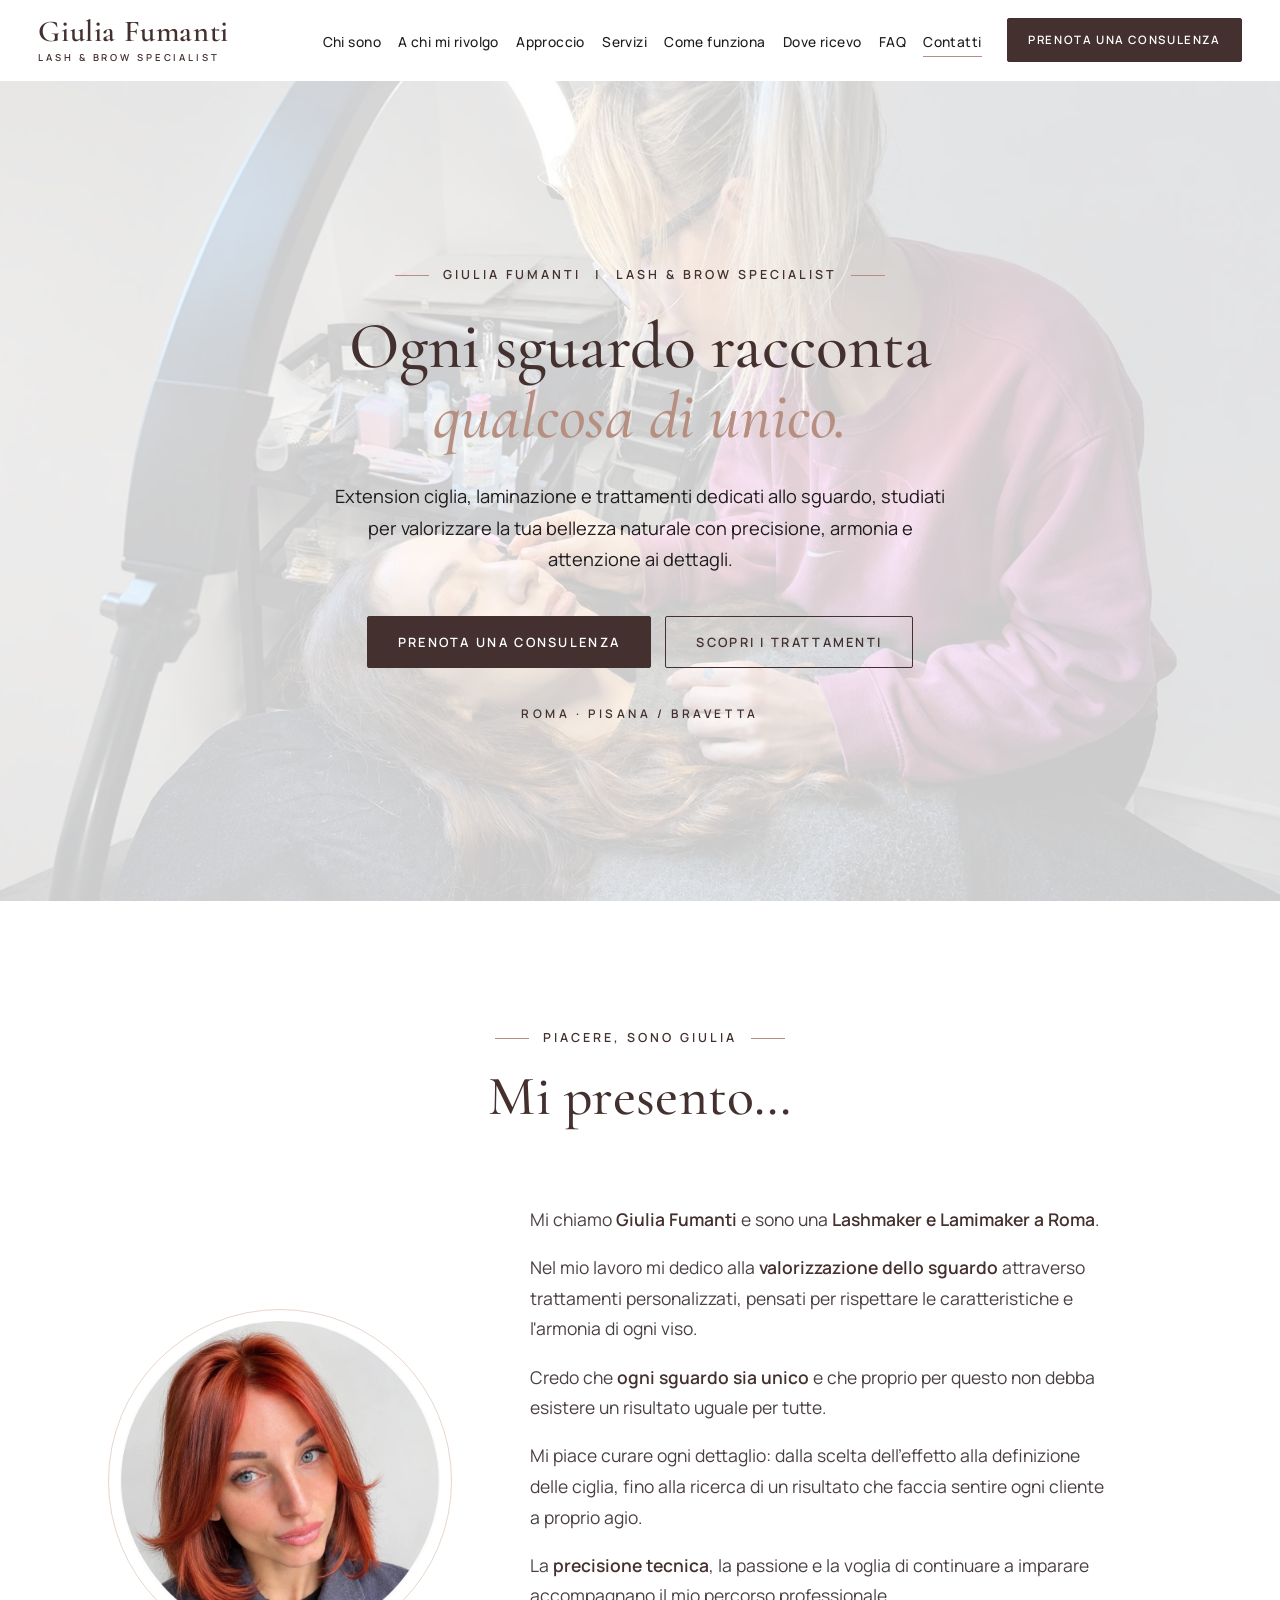
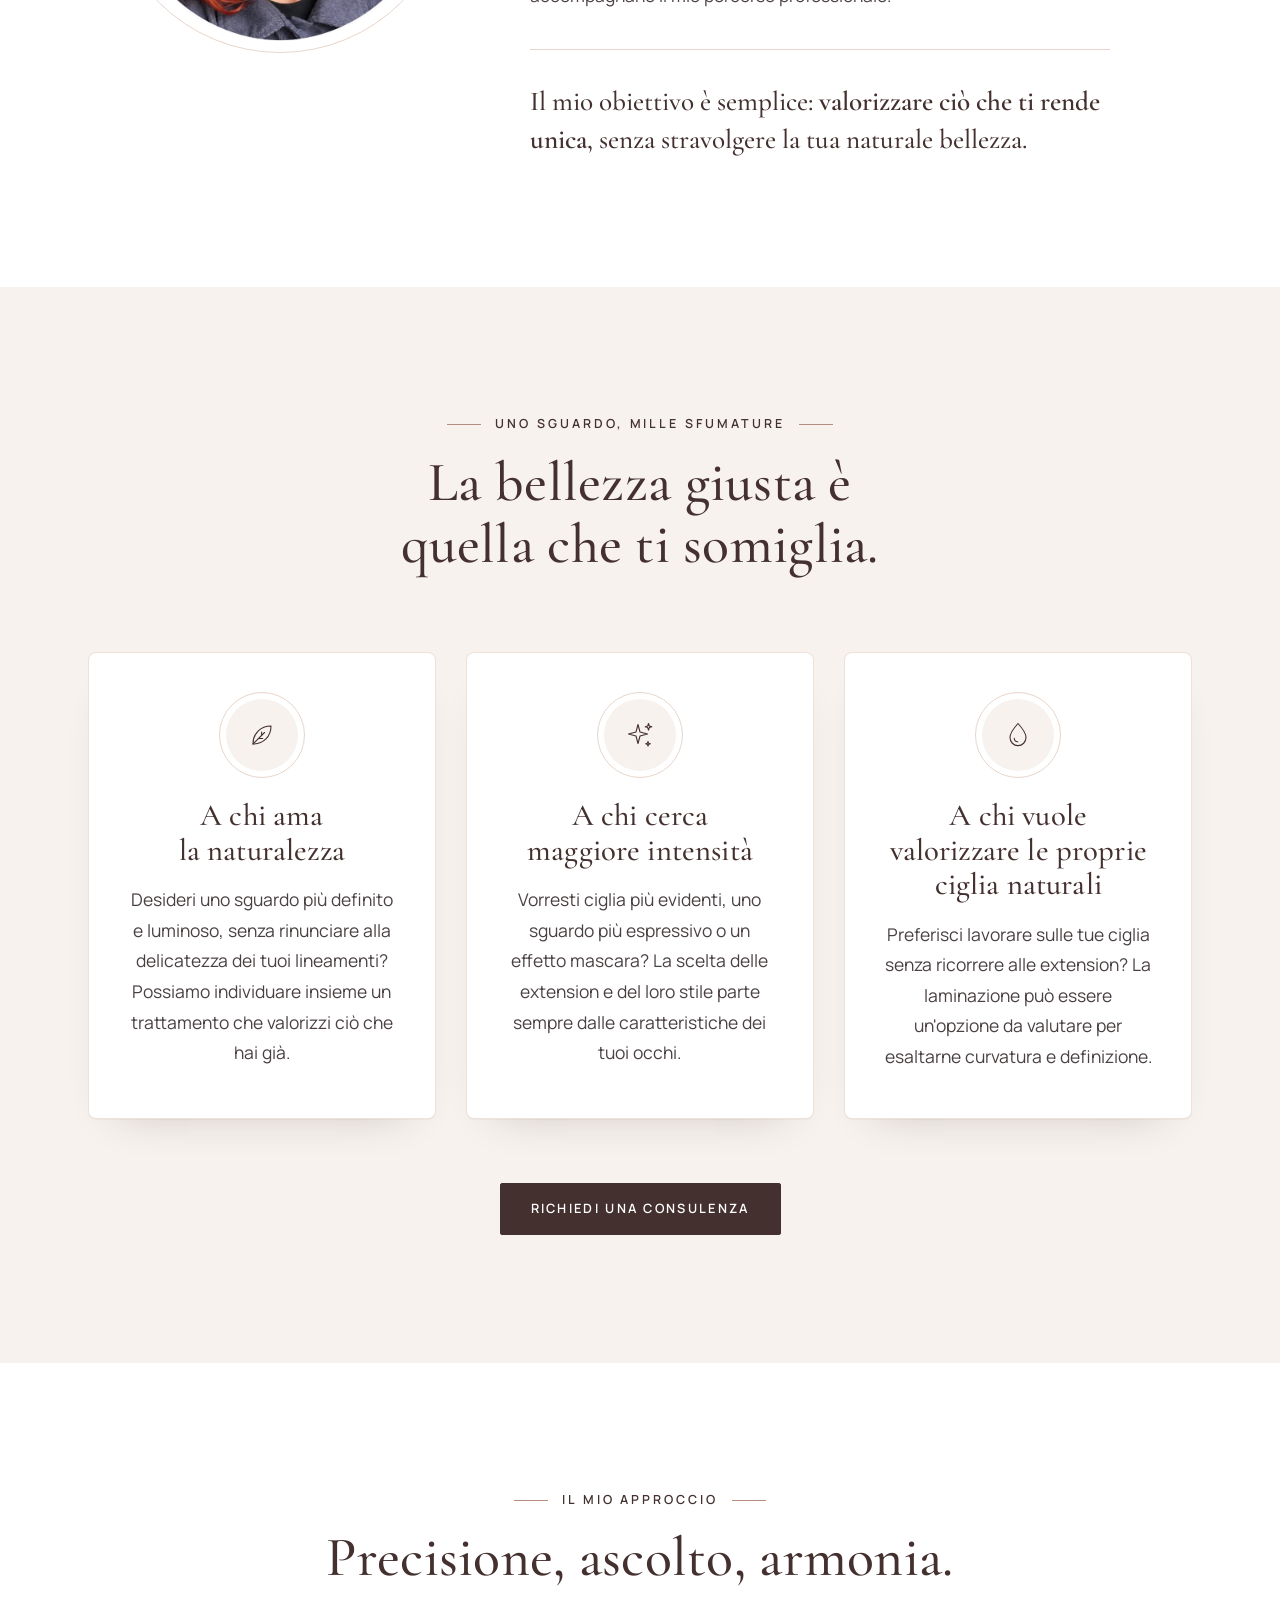
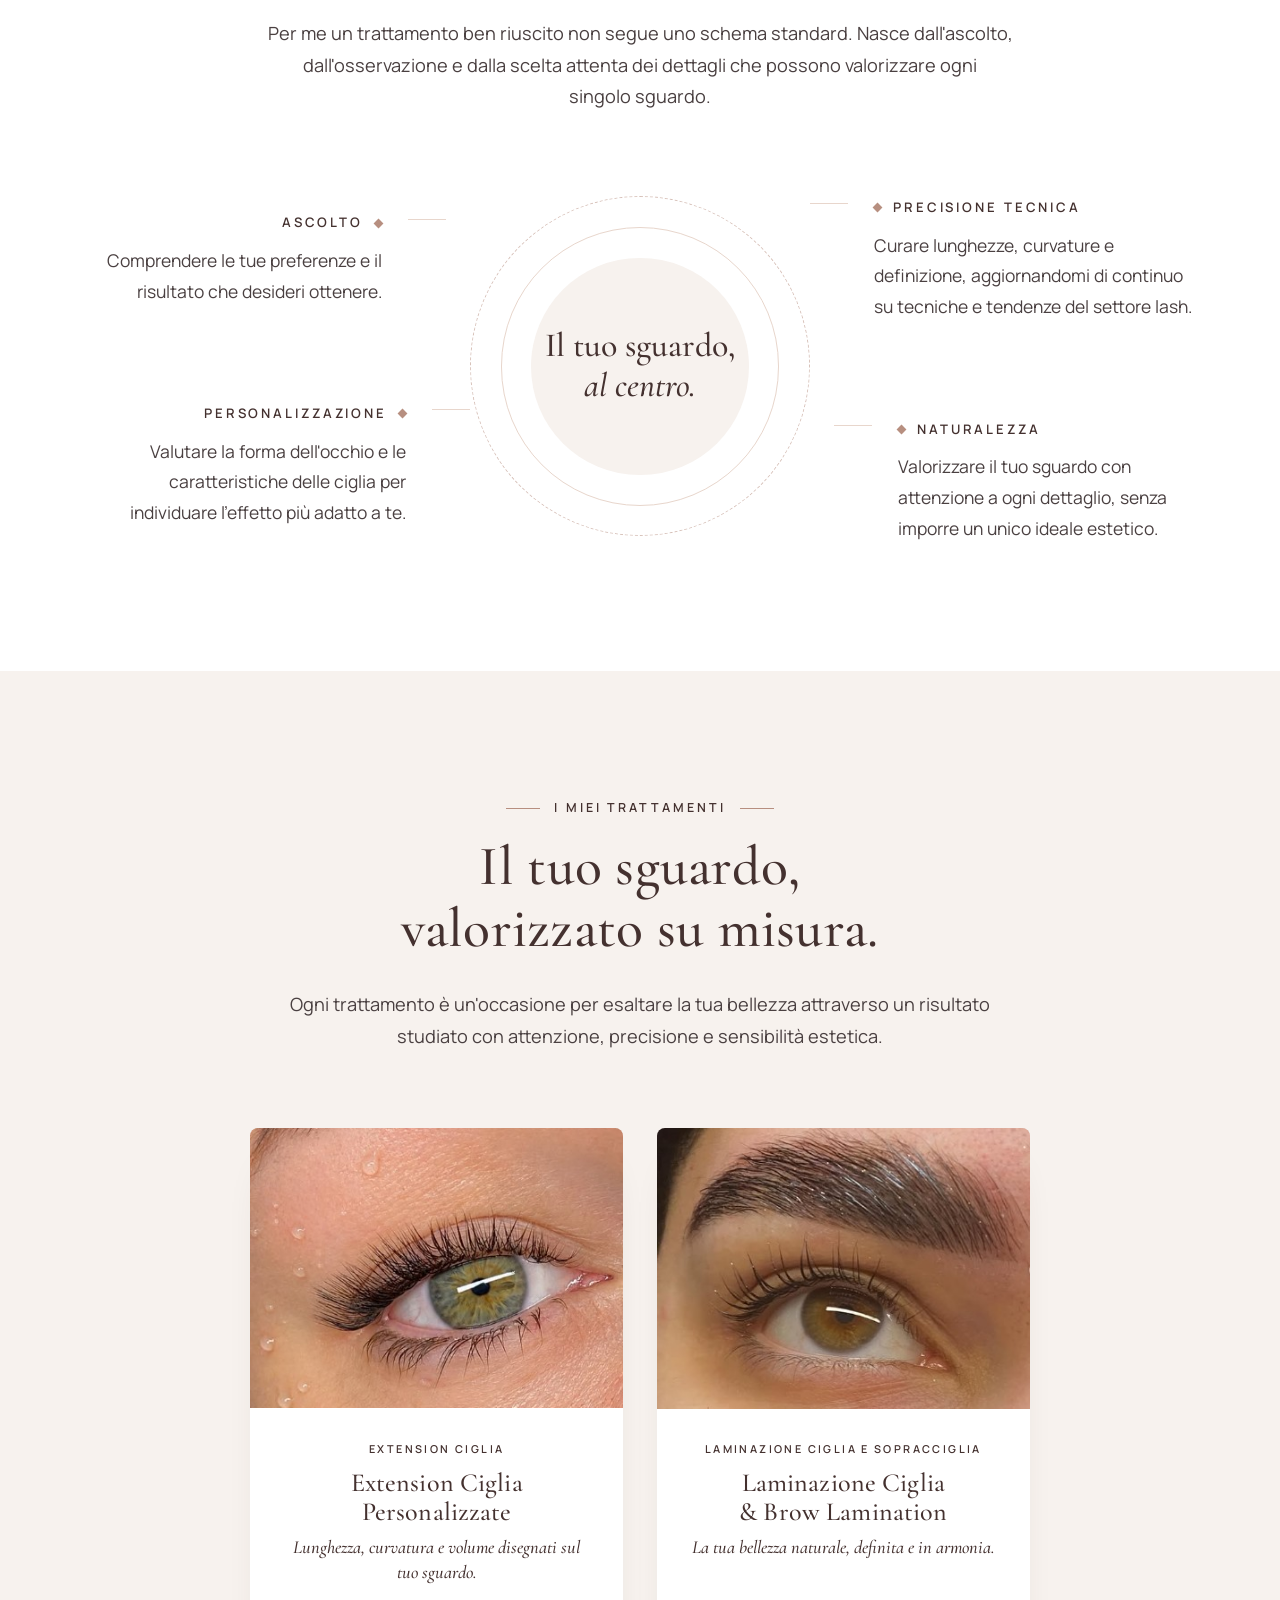
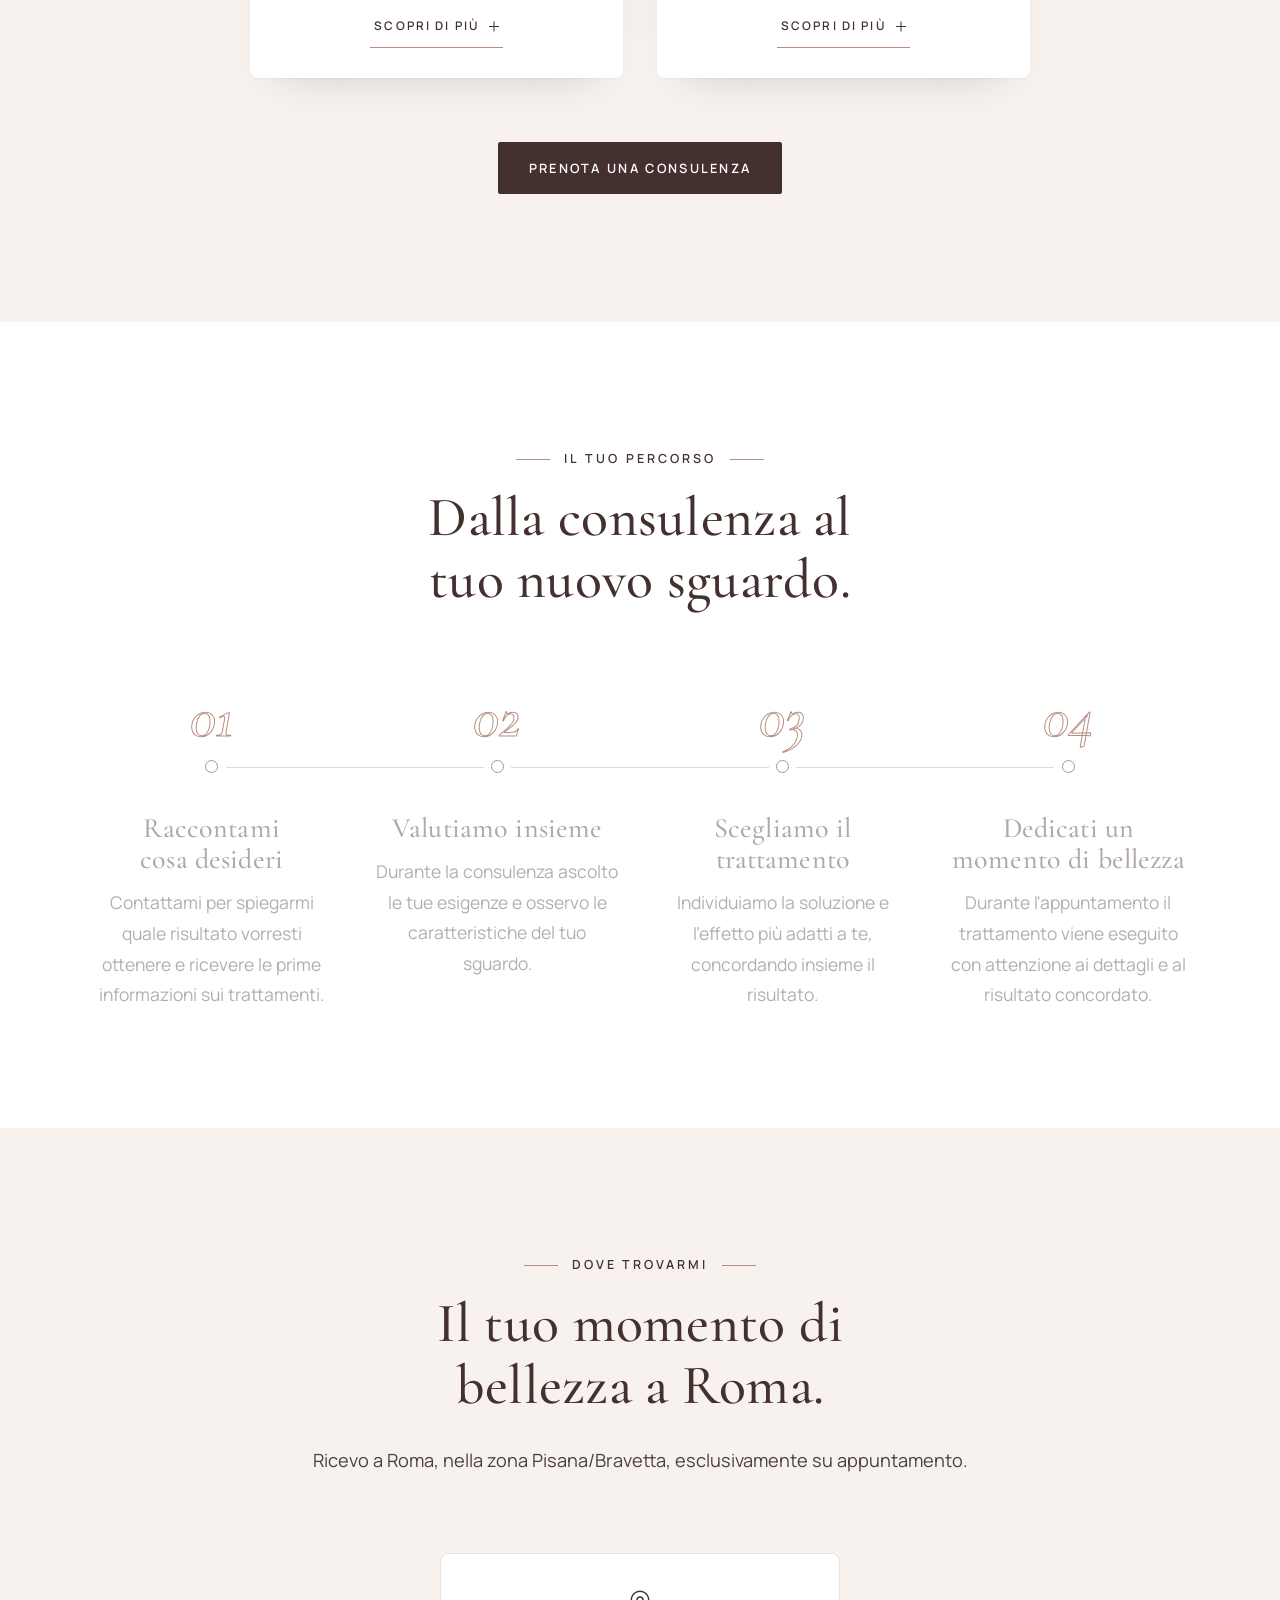
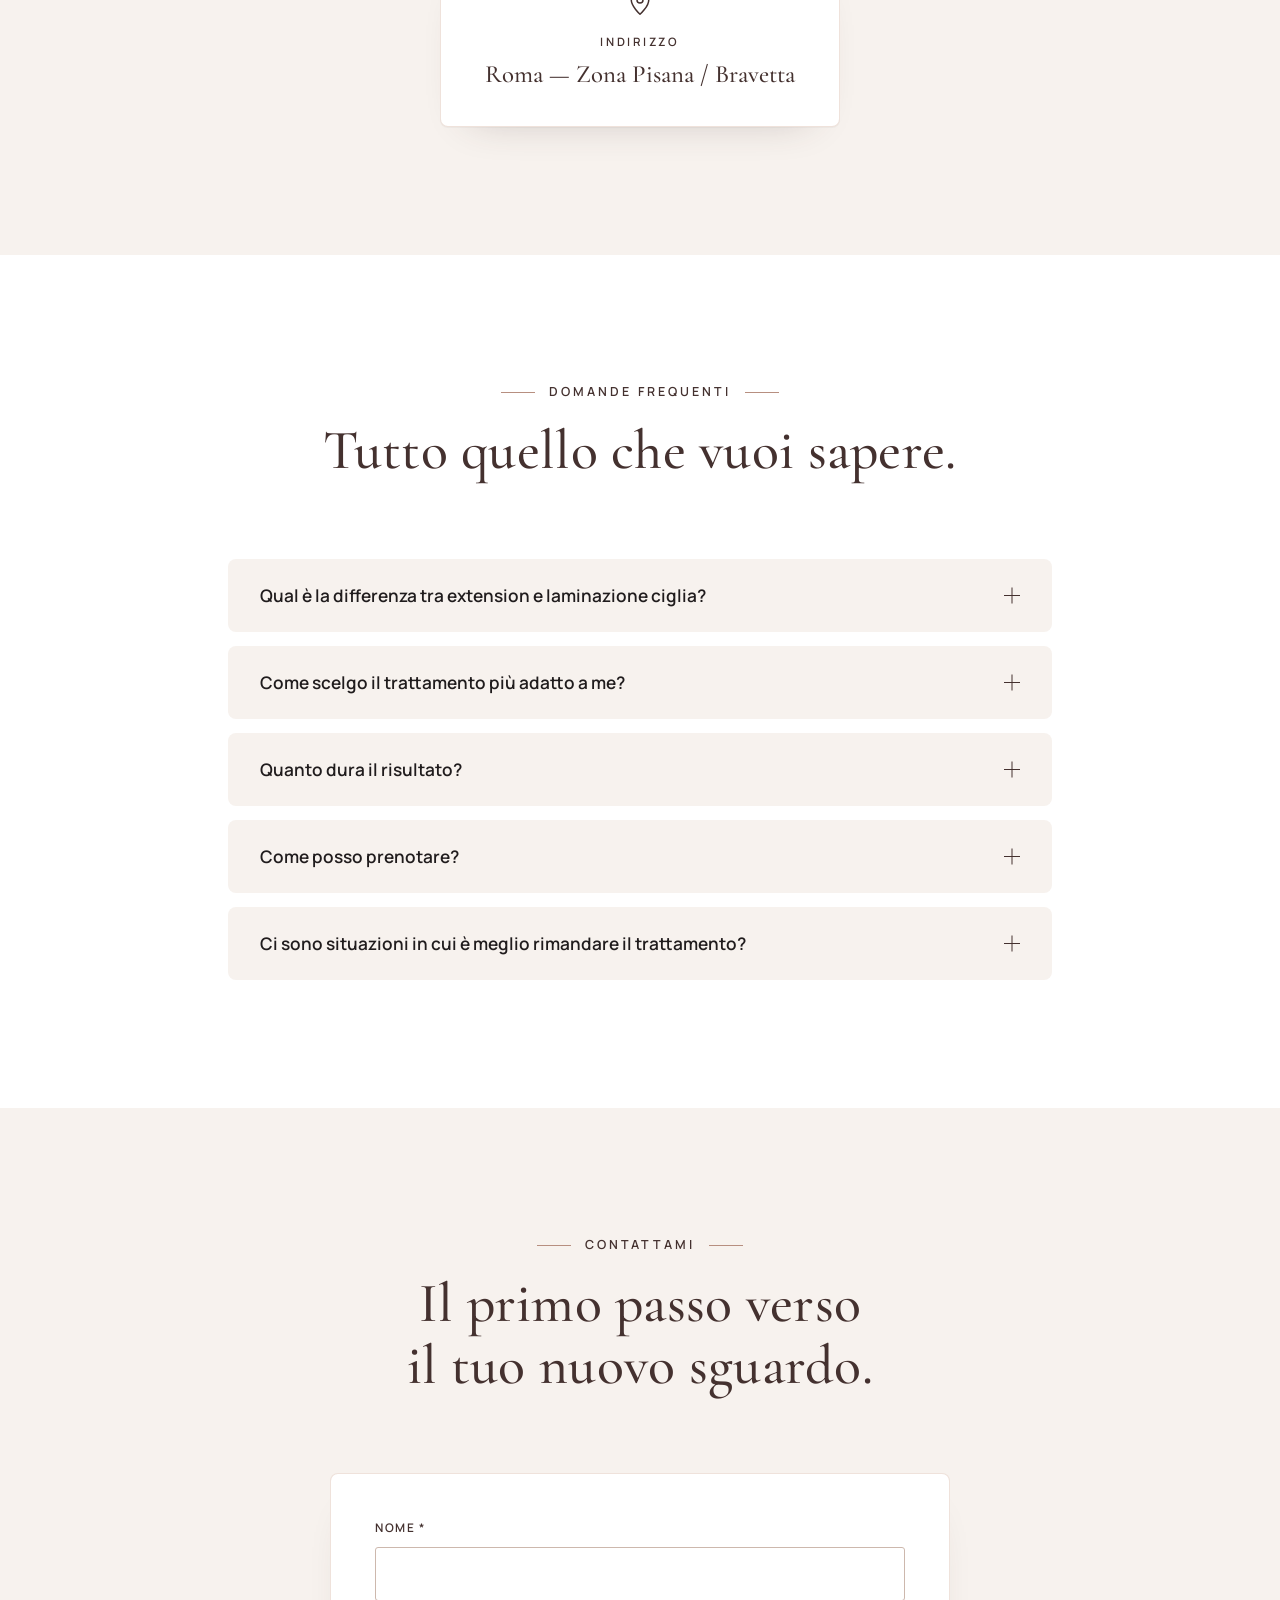
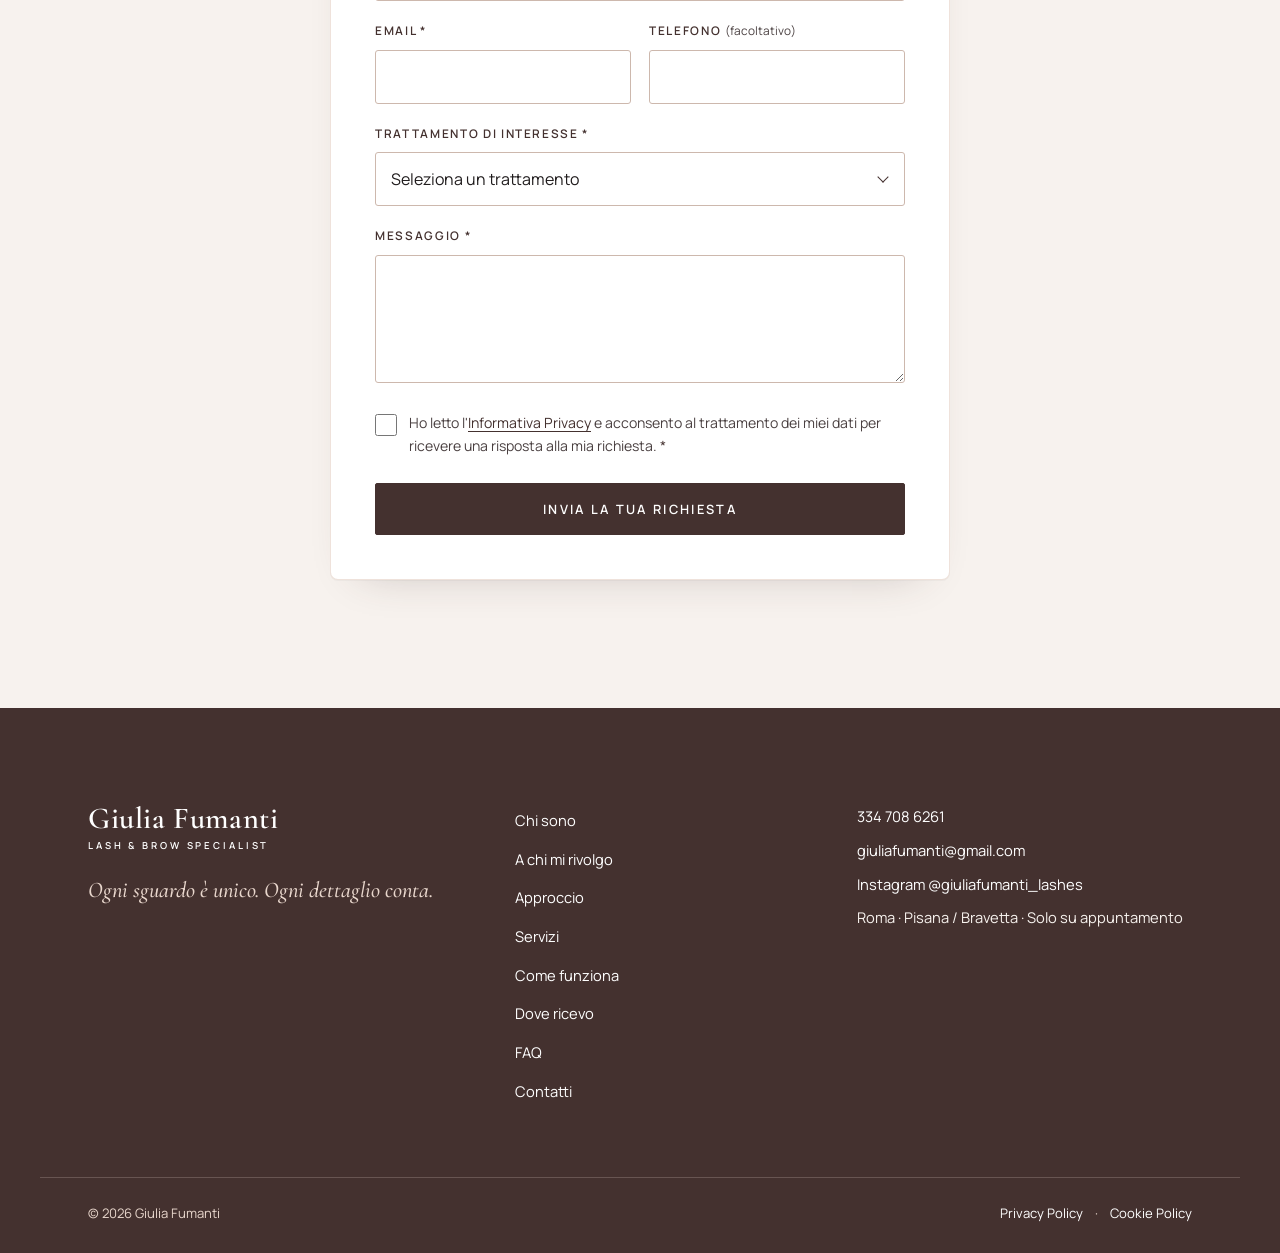
<file: index.html>
<!doctype html>
<html lang="it">
<head>
  <meta charset="utf-8">
  <meta name="viewport" content="width=device-width, initial-scale=1">
  <title>Giulia Fumanti | Extension Ciglia e Laminazione a Roma</title>
  <meta name="description" content="Giulia Fumanti, Lashmaker e Lamimaker a Roma, zona Pisana/Bravetta. Extension ciglia, laminazione e trattamenti brow personalizzati. Richiedi informazioni.">
  <meta name="theme-color" content="#FFFFFF">
  <meta property="og:type" content="website">
  <meta property="og:locale" content="it_IT">
  <meta property="og:title" content="Giulia Fumanti | Extension Ciglia e Laminazione a Roma">
  <meta property="og:description" content="Lashmaker e Lamimaker a Roma, zona Pisana/Bravetta. Extension ciglia, laminazione ciglia e sopracciglia personalizzate.">
  <meta property="og:image" content="img/hero-trattamento.webp">

  <link rel="preload" href="fonts/cormorant.woff2" as="font" type="font/woff2" crossorigin>
  <link rel="preload" href="fonts/manrope.woff2" as="font" type="font/woff2" crossorigin>
  <link rel="preload" href="img/hero-trattamento.webp" as="image" fetchpriority="high">
  <link rel="stylesheet" href="css/style.css">

  <!-- Dati strutturati: solo informazioni confermate (nessun indirizzo civico, nessun orario, nessun prezzo) -->
  <script type="application/ld+json">
  {
    "@context": "https://schema.org",
    "@type": "BeautySalon",
    "name": "Giulia Fumanti — Lash & Brow Specialist",
    "description": "Lashmaker e Lamimaker a Roma, zona Pisana/Bravetta. Extension ciglia, laminazione ciglia e sopracciglia. Solo su appuntamento.",
    "image": "img/giulia-fumanti.webp",
    "telephone": "+39 334 708 6261",
    "email": "giuliafumanti@gmail.com",
    "areaServed": "Roma",
    "address": { "@type": "PostalAddress", "addressLocality": "Roma", "addressRegion": "RM", "addressCountry": "IT" },
    "sameAs": ["https://www.instagram.com/giuliafumanti_lashes/"],
    "founder": { "@type": "Person", "name": "Giulia Fumanti", "jobTitle": "Lashmaker e Lamimaker" }
  }
  </script>
</head>
<body>
  <a class="skip-link" href="#main">Vai al contenuto</a>

  <!-- 1. HEADER -->
  <header class="site-header" id="top">
    <div class="header-inner">
      <a class="wordmark" href="#top" aria-label="Giulia Fumanti, torna all'inizio">
        <span class="wordmark-name">Giulia Fumanti</span>
        <span class="wordmark-sub">Lash &amp; Brow Specialist</span>
      </a>

      <nav class="main-nav" id="main-nav" aria-label="Navigazione principale">
        <ul>
          <li><a href="#chi-sono">Chi sono</a></li>
          <li><a href="#a-chi-mi-rivolgo">A chi mi rivolgo</a></li>
          <li><a href="#approccio">Approccio</a></li>
          <li><a href="#servizi">Servizi</a></li>
          <li><a href="#come-funziona">Come funziona</a></li>
          <li><a href="#dove-ricevo">Dove ricevo</a></li>
          <li><a href="#faq">FAQ</a></li>
          <li><a href="#contatti">Contatti</a></li>
        </ul>
        <a class="btn btn-primary nav-cta-mobile" href="#contatti">Prenota una consulenza</a>
      </nav>

      <a class="btn btn-primary btn-sm header-cta" href="#contatti">Prenota una consulenza</a>

      <button class="nav-toggle" type="button" aria-controls="main-nav" aria-expanded="false">
        <span class="sr-only">Apri il menu</span>
        <span class="nav-toggle-bar" aria-hidden="true"></span>
        <span class="nav-toggle-bar" aria-hidden="true"></span>
      </button>
    </div>
  </header>

  <main id="main">

    <!-- 2. HERO -->
    <section class="hero" aria-labelledby="hero-title">
      <div class="hero-media media">
        <img src="img/hero-trattamento.webp"
             alt="Trattamento di valorizzazione dello sguardo in corso nello studio, con luce ad anello"
             width="1670" height="941" fetchpriority="high" decoding="async">
      </div>
      <div class="hero-overlay" aria-hidden="true"></div>
      <div class="hero-content">
        <p class="eyebrow">Giulia Fumanti <span aria-hidden="true">|</span> Lash &amp; Brow Specialist</p>
        <h1 id="hero-title">
          <span class="h1-line">Ogni sguardo racconta</span>
          <span class="h1-line h1-accent">qualcosa di unico.</span>
        </h1>
        <p class="hero-lead">Extension ciglia, laminazione e trattamenti dedicati allo sguardo, studiati per valorizzare la tua bellezza naturale con precisione, armonia e attenzione ai dettagli.</p>
        <div class="btn-row">
          <a class="btn btn-primary" href="#contatti">Prenota una consulenza</a>
          <a class="btn btn-secondary" href="#servizi">Scopri i trattamenti</a>
        </div>
        <p class="hero-micro">Roma · Pisana / Bravetta</p>
      </div>
    </section>

    <!-- 3. CHI SONO — sfondo bianco -->
    <section class="section bg-white" id="chi-sono" aria-labelledby="chi-sono-title">
      <div class="container">
        <div class="about">
          <figure class="about-photo reveal">
            <img src="img/giulia-fumanti.webp"
                 alt="Ritratto di Giulia Fumanti, Lashmaker e Lamimaker a Roma, con capelli ramati"
                 width="800" height="800" loading="lazy" decoding="async">
          </figure>
          <header class="section-head about-head reveal">
            <p class="eyebrow">Piacere, sono Giulia</p>
            <h2 id="chi-sono-title">Mi presento…</h2>
          </header>
          <div class="about-text reveal">
            <p>Mi chiamo <strong>Giulia Fumanti</strong> e sono una <strong>Lashmaker e Lamimaker a Roma</strong>.</p>
            <p>Nel mio lavoro mi dedico alla <strong>valorizzazione dello sguardo</strong> attraverso trattamenti personalizzati, pensati per rispettare le caratteristiche e l'armonia di ogni viso.</p>
            <p>Credo che <strong>ogni sguardo sia unico</strong> e che proprio per questo non debba esistere un risultato uguale per tutte.</p>
            <p>Mi piace curare ogni dettaglio: dalla scelta dell'effetto alla definizione delle ciglia, fino alla ricerca di un risultato che faccia sentire ogni cliente a proprio agio.</p>
            <p>La <strong>precisione tecnica</strong>, la passione e la voglia di continuare a imparare accompagnano il mio percorso professionale.</p>
            <p class="about-signature">Il mio obiettivo è semplice: <strong>valorizzare ciò che ti rende unica</strong>, senza stravolgere la tua naturale bellezza.</p>
          </div>
        </div>
      </div>
    </section>

    <!-- 4. A CHI MI RIVOLGO — sfondo avorio -->
    <section class="section bg-ivory" id="a-chi-mi-rivolgo" aria-labelledby="target-title">
      <div class="container">
        <header class="section-head reveal">
          <p class="eyebrow">Uno sguardo, mille sfumature</p>
          <h2 id="target-title">La bellezza giusta è quella che ti somiglia.</h2>
        </header>
        <div class="grid-3">
          <article class="card card-text reveal">
            <span class="card-icon" aria-hidden="true">
              <svg viewBox="0 0 32 32" fill="none" stroke="currentColor" stroke-width="1.1" stroke-linecap="round" stroke-linejoin="round"><path d="M7 25C7 14.5 14.5 7 25 7c0 10.5-7.5 18-18 18Z"/><path d="M7 25 18.5 13.5"/><path d="M12.5 19.5h4.2M15.6 16.4v-3.3"/></svg>
            </span>
            <h3>A chi ama la naturalezza</h3>
            <p>Desideri uno sguardo più definito e luminoso, senza rinunciare alla delicatezza dei tuoi lineamenti? Possiamo individuare insieme un trattamento che valorizzi ciò che hai già.</p>
          </article>
          <article class="card card-text reveal">
            <span class="card-icon" aria-hidden="true">
              <svg viewBox="0 0 32 32" fill="none" stroke="currentColor" stroke-width="1.1" stroke-linecap="round" stroke-linejoin="round"><path d="M14 5.5 16 13l7.5 2-7.5 2-2 7.5-2-7.5-7.5-2 7.5-2 2-7.5Z"/><path d="M24.5 4.5 25.3 7l2.5.8-2.5.8-.8 2.5-.8-2.5-2.5-.8 2.5-.8.8-2.5Z"/><path d="M24 22.5l.6 1.7 1.7.6-1.7.6-.6 1.7-.6-1.7-1.7-.6 1.7-.6.6-1.7Z"/></svg>
            </span>
            <h3>A chi cerca maggiore intensità</h3>
            <p>Vorresti ciglia più evidenti, uno sguardo più espressivo o un effetto mascara? La scelta delle extension e del loro stile parte sempre dalle caratteristiche dei tuoi occhi.</p>
          </article>
          <article class="card card-text reveal">
            <span class="card-icon" aria-hidden="true">
              <svg viewBox="0 0 32 32" fill="none" stroke="currentColor" stroke-width="1.1" stroke-linecap="round" stroke-linejoin="round"><path d="M16 4.5S8 13.2 8 18.6a8 8 0 0 0 16 0C24 13.2 16 4.5 16 4.5Z"/><path d="M12.2 19.2a3.9 3.9 0 0 0 3.6 3.6"/></svg>
            </span>
            <h3>A chi vuole valorizzare le proprie ciglia naturali</h3>
            <p>Preferisci lavorare sulle tue ciglia senza ricorrere alle extension? La laminazione può essere un'opzione da valutare per esaltarne curvatura e definizione.</p>
          </article>
        </div>
        <div class="section-cta reveal">
          <a class="btn btn-primary" href="#contatti">Richiedi una consulenza</a>
        </div>
      </div>
    </section>

    <!-- 5. IL MIO APPROCCIO — sfondo bianco -->
    <section class="section bg-white" id="approccio" aria-labelledby="approccio-title">
      <div class="container">
        <header class="section-head reveal">
          <p class="eyebrow">Il mio approccio</p>
          <h2 id="approccio-title">Precisione, ascolto, armonia.</h2>
          <p class="section-intro">Per me un trattamento ben riuscito non segue uno schema standard. Nasce dall'ascolto, dall'osservazione e dalla scelta attenta dei dettagli che possono valorizzare ogni singolo sguardo.</p>
        </header>

        <div class="approach">
          <ul class="approach-col approach-left">
            <li class="principle reveal">
              <h3>Ascolto</h3>
              <p>Comprendere le tue preferenze e il risultato che desideri ottenere.</p>
            </li>
            <li class="principle reveal">
              <h3>Personalizzazione</h3>
              <p>Valutare la forma dell'occhio e le caratteristiche delle ciglia per individuare l'effetto più adatto a te.</p>
            </li>
          </ul>

          <div class="approach-core reveal" aria-hidden="true">
            <span class="ring ring-outer"></span>
            <span class="ring ring-mid"></span>
            <span class="ring ring-inner"></span>
            <p class="core-text">Il tuo sguardo,<br><em>al centro.</em></p>
          </div>

          <ul class="approach-col approach-right">
            <li class="principle reveal">
              <h3>Precisione tecnica</h3>
              <p>Curare lunghezze, curvature e definizione, aggiornandomi di continuo su tecniche e tendenze del settore lash.</p>
            </li>
            <li class="principle reveal">
              <h3>Naturalezza</h3>
              <p>Valorizzare il tuo sguardo con attenzione a ogni dettaglio, senza imporre un unico ideale estetico.</p>
            </li>
          </ul>
        </div>
      </div>
    </section>

    <!-- 6. I SERVIZI — sfondo avorio -->
    <section class="section bg-ivory" id="servizi" aria-labelledby="servizi-title">
      <div class="container">
        <header class="section-head reveal">
          <p class="eyebrow">I miei trattamenti</p>
          <h2 id="servizi-title">Il tuo sguardo, valorizzato su misura.</h2>
          <p class="section-intro">Ogni trattamento è un'occasione per esaltare la tua bellezza attraverso un risultato studiato con attenzione, precisione e sensibilità estetica.</p>
        </header>
        <div class="grid-2">
          <article class="card card-photo reveal">
            <div class="card-media media">
              <img src="img/servizio-extension.jpg"
                   alt="Primo piano di un occhio verde con extension ciglia dall'effetto definito"
                   width="417" height="510" loading="lazy" decoding="async">
            </div>
            <div class="card-body">
              <p class="card-kicker">Extension Ciglia</p>
              <h3>Extension Ciglia Personalizzate</h3>
              <p class="card-tagline">Lunghezza, curvatura e volume disegnati sul tuo sguardo.</p>
              <button class="more-toggle" type="button" aria-expanded="false" aria-controls="more-extension">Scopri di più<span class="more-icon" aria-hidden="true"></span></button>
              <div class="card-more" id="more-extension" hidden><div class="card-more-inner">
              <p>Un trattamento personalizzato per valorizzare lo sguardo attraverso lunghezze, curvature ed effetti scelti in base alle caratteristiche dei tuoi occhi e al risultato desiderato.</p>
              <p>Dalle soluzioni più naturali agli effetti più intensi, ogni applicazione viene studiata per creare armonia e definizione.</p>
              <p class="card-note">Tra gli effetti realizzati: <em>Wet / Mascara</em> e <em>Volume 3D/4D</em>.</p>
              </div></div>
            </div>
          </article>
          <article class="card card-photo reveal">
            <div class="card-media media">
              <img src="img/servizio-laminazione-sopracciglia.jpg"
                   alt="Primo piano di un occhio nocciola con ciglia e sopracciglia naturali valorizzate"
                   width="416" height="522" loading="lazy" decoding="async">
            </div>
            <div class="card-body">
              <p class="card-kicker">Laminazione Ciglia e Sopracciglia</p>
              <h3>Laminazione Ciglia &amp; Brow Lamination</h3>
              <p class="card-tagline">La tua bellezza naturale, definita e in armonia.</p>
              <button class="more-toggle" type="button" aria-expanded="false" aria-controls="more-laminazione">Scopri di più<span class="more-icon" aria-hidden="true"></span></button>
              <div class="card-more" id="more-laminazione" hidden><div class="card-more-inner">
              <p>Un trattamento dedicato alla valorizzazione di ciglia e sopracciglia naturali, pensato per esaltarne visivamente curvatura, direzione e definizione.</p>
              <p>Una soluzione da valutare per chi desidera uno sguardo più aperto, ordinato e armonioso, senza ricorrere alle extension.</p>
              </div></div>
            </div>
          </article>
        </div>
        <div class="section-cta reveal">
          <a class="btn btn-primary" href="#contatti">Prenota una consulenza</a>
        </div>
      </div>
    </section>

    <!-- 7. COME FUNZIONA — sfondo bianco -->
    <section class="section bg-white" id="come-funziona" aria-labelledby="percorso-title">
      <div class="container">
        <header class="section-head reveal">
          <p class="eyebrow">Il tuo percorso</p>
          <h2 id="percorso-title">Dalla consulenza al tuo nuovo sguardo.</h2>
        </header>
        <div class="journey-wrap" id="journey">
        <div class="journey-track" aria-hidden="true"><span class="journey-fill"></span></div>
        <ol class="journey">
          <li class="step">
            <span class="step-num" aria-hidden="true">01</span>
            <span class="step-dot" aria-hidden="true"></span>
            <div class="step-text">
              <h3>Raccontami cosa desideri</h3>
              <p>Contattami per spiegarmi quale risultato vorresti ottenere e ricevere le prime informazioni sui trattamenti.</p>
            </div>
          </li>
          <li class="step">
            <span class="step-num" aria-hidden="true">02</span>
            <span class="step-dot" aria-hidden="true"></span>
            <div class="step-text">
              <h3>Valutiamo insieme</h3>
              <p>Durante la consulenza ascolto le tue esigenze e osservo le caratteristiche del tuo sguardo.</p>
            </div>
          </li>
          <li class="step">
            <span class="step-num" aria-hidden="true">03</span>
            <span class="step-dot" aria-hidden="true"></span>
            <div class="step-text">
              <h3>Scegliamo il trattamento</h3>
              <p>Individuiamo la soluzione e l'effetto più adatti a te, concordando insieme il risultato.</p>
            </div>
          </li>
          <li class="step">
            <span class="step-num" aria-hidden="true">04</span>
            <span class="step-dot" aria-hidden="true"></span>
            <div class="step-text">
              <h3>Dedicati un momento di bellezza</h3>
              <p>Durante l'appuntamento il trattamento viene eseguito con attenzione ai dettagli e al risultato concordato.</p>
            </div>
          </li>
        </ol>
        </div>
      </div>
    </section>

    <!-- 8. DOVE RICEVO — sfondo avorio -->
    <section class="section bg-ivory" id="dove-ricevo" aria-labelledby="dove-title">
      <div class="container container-narrow">
        <header class="section-head reveal">
          <p class="eyebrow">Dove trovarmi</p>
          <h2 id="dove-title">Il tuo momento di bellezza a Roma.</h2>
          <p class="section-intro">Ricevo a Roma, nella zona Pisana/Bravetta, esclusivamente su appuntamento.</p>
        </header>
        <div class="address-box reveal">
          <svg class="address-icon" viewBox="0 0 24 24" fill="none" stroke="currentColor" stroke-width="1.2" stroke-linecap="round" stroke-linejoin="round" aria-hidden="true"><path d="M12 21s-7-6.2-7-11.5a7 7 0 0 1 14 0C19 14.8 12 21 12 21Z"/><circle cx="12" cy="9.5" r="2.4"/></svg>
          <p class="address-label">Indirizzo</p>
          <p class="address-text">Roma — Zona Pisana / Bravetta</p>
        </div>
      </div>
    </section>

    <!-- 9. FAQ — sfondo bianco -->
    <section class="section bg-white" id="faq" aria-labelledby="faq-title">
      <div class="container container-narrow">
        <header class="section-head reveal">
          <p class="eyebrow">Domande frequenti</p>
          <h2 id="faq-title">Tutto quello che vuoi sapere.</h2>
        </header>
        <div class="accordion reveal">
          <div class="acc-item">
            <h3><button class="acc-trigger" type="button" aria-expanded="false" aria-controls="faq-1" id="faq-1-btn">Qual è la differenza tra extension e laminazione ciglia?<span class="acc-icon" aria-hidden="true"></span></button></h3>
            <div class="acc-panel" id="faq-1" role="region" aria-labelledby="faq-1-btn" hidden><div class="acc-inner"><p>Con le extension applico ciglia artificiali sulle tue ciglia naturali per ottenere effetti di lunghezza, definizione o volume. Con la laminazione, invece, lavoro sulle tue ciglia naturali, valorizzandone curvatura e aspetto.</p></div></div>
          </div>
          <div class="acc-item">
            <h3><button class="acc-trigger" type="button" aria-expanded="false" aria-controls="faq-2" id="faq-2-btn">Come scelgo il trattamento più adatto a me?<span class="acc-icon" aria-hidden="true"></span></button></h3>
            <div class="acc-panel" id="faq-2" role="region" aria-labelledby="faq-2-btn" hidden><div class="acc-inner"><p>Valuto insieme a te il risultato che desideri e le caratteristiche delle tue ciglia, così da personalizzare la scelta in base alle tue esigenze.</p></div></div>
          </div>
          <div class="acc-item">
            <h3><button class="acc-trigger" type="button" aria-expanded="false" aria-controls="faq-3" id="faq-3-btn">Quanto dura il risultato?<span class="acc-icon" aria-hidden="true"></span></button></h3>
            <div class="acc-panel" id="faq-3" role="region" aria-labelledby="faq-3-btn" hidden><div class="acc-inner"><p>La durata varia in base al trattamento, al ciclo naturale delle ciglia e alle caratteristiche individuali. Durante la consulenza ti darò indicazioni più precise.</p></div></div>
          </div>
          <div class="acc-item">
            <h3><button class="acc-trigger" type="button" aria-expanded="false" aria-controls="faq-4" id="faq-4-btn">Come posso prenotare?<span class="acc-icon" aria-hidden="true"></span></button></h3>
            <div class="acc-panel" id="faq-4" role="region" aria-labelledby="faq-4-btn" hidden><div class="acc-inner"><p>Puoi contattarmi su Instagram, per telefono o tramite il modulo presente sul sito. Ricevo a Roma, in zona Pisana/Bravetta, solo su appuntamento.</p></div></div>
          </div>
          <div class="acc-item">
            <h3><button class="acc-trigger" type="button" aria-expanded="false" aria-controls="faq-5" id="faq-5-btn">Ci sono situazioni in cui è meglio rimandare il trattamento?<span class="acc-icon" aria-hidden="true"></span></button></h3>
            <div class="acc-panel" id="faq-5" role="region" aria-labelledby="faq-5-btn" hidden><div class="acc-inner"><p>In presenza di irritazioni, infezioni oculari, allergie note o altre problematiche, ti chiedo di comunicarmelo prima dell'appuntamento. Valuterò con te se il trattamento estetico è appropriato e, quando necessario, ti consiglierò di consultare un professionista sanitario.</p></div></div>
          </div>
        </div>
      </div>
    </section>

    <!-- 10. CONTATTI — sfondo avorio -->
    <section class="section bg-ivory" id="contatti" aria-labelledby="contatti-title">
      <div class="container">
        <header class="section-head reveal">
          <p class="eyebrow">Contattami</p>
          <h2 id="contatti-title">Il primo passo verso il tuo nuovo sguardo.</h2>
        </header>

        <!--
          INVIO DEL MODULO
          - data-endpoint vuoto  → si apre un'email precompilata nel programma di posta della visitatrice
            (nessuna falsa conferma: il messaggio parte solo quando lei preme «Invia» nella sua email).
          - data-endpoint valorizzato (es. "https://formspree.io/f/XXXXXXX") → invio reale via POST;
            la conferma compare solo se il servizio risponde con esito positivo.
        -->
        <form class="contact-form reveal" id="contact-form" novalidate
              data-endpoint=""
              data-mailto="giuliafumanti@gmail.com">
          <div class="field">
            <label for="f-nome">Nome <span class="req" aria-hidden="true">*</span></label>
            <input id="f-nome" name="nome" type="text" autocomplete="name" required aria-describedby="f-nome-err">
            <p class="field-error" id="f-nome-err"></p>
          </div>
          <div class="field-row">
            <div class="field">
              <label for="f-email">Email <span class="req" aria-hidden="true">*</span></label>
              <input id="f-email" name="email" type="email" autocomplete="email" required aria-describedby="f-email-err">
              <p class="field-error" id="f-email-err"></p>
            </div>
            <div class="field">
              <label for="f-tel">Telefono <span class="opt">(facoltativo)</span></label>
              <input id="f-tel" name="telefono" type="tel" autocomplete="tel" inputmode="tel">
            </div>
          </div>
          <div class="field">
            <label for="f-trattamento">Trattamento di interesse <span class="req" aria-hidden="true">*</span></label>
            <div class="select-wrap">
              <select id="f-trattamento" name="trattamento" required aria-describedby="f-trattamento-err">
                <option value="">Seleziona un trattamento</option>
                <option>Extension ciglia</option>
                <option>Laminazione ciglia e sopracciglia</option>
                <option>Non so ancora, vorrei un consiglio</option>
              </select>
            </div>
            <p class="field-error" id="f-trattamento-err"></p>
          </div>
          <div class="field">
            <label for="f-msg">Messaggio <span class="req" aria-hidden="true">*</span></label>
            <textarea id="f-msg" name="messaggio" rows="4" required aria-describedby="f-msg-err"></textarea>
            <p class="field-error" id="f-msg-err"></p>
          </div>
          <div class="field field-check">
            <input id="f-privacy" name="privacy" type="checkbox" required aria-describedby="f-privacy-err">
            <label for="f-privacy">Ho letto l'<a href="privacy-policy.html">Informativa Privacy</a> e acconsento al trattamento dei miei dati per ricevere una risposta alla mia richiesta. <span class="req" aria-hidden="true">*</span></label>
            <p class="field-error" id="f-privacy-err"></p>
          </div>
          <button class="btn btn-primary btn-block" type="submit">Invia la tua richiesta</button>
          <div class="form-status" id="form-status" role="status" aria-live="polite"></div>
        </form>
      </div>
    </section>
  </main>

  <!-- 11. FOOTER -->
  <footer class="site-footer">
    <div class="container footer-inner">
      <div class="footer-brand">
        <p class="wordmark wordmark-light">
          <span class="wordmark-name">Giulia Fumanti</span>
          <span class="wordmark-sub">Lash &amp; Brow Specialist</span>
        </p>
        <p class="footer-quote">Ogni sguardo è unico. Ogni dettaglio conta.</p>
      </div>
      <nav class="footer-nav" aria-label="Navigazione del footer">
        <ul>
          <li><a href="#chi-sono">Chi sono</a></li>
          <li><a href="#a-chi-mi-rivolgo">A chi mi rivolgo</a></li>
          <li><a href="#approccio">Approccio</a></li>
          <li><a href="#servizi">Servizi</a></li>
          <li><a href="#come-funziona">Come funziona</a></li>
          <li><a href="#dove-ricevo">Dove ricevo</a></li>
          <li><a href="#faq">FAQ</a></li>
          <li><a href="#contatti">Contatti</a></li>
        </ul>
      </nav>
      <div class="footer-contact">
        <p><a href="tel:+393347086261">334 708 6261</a></p>
        <p><a href="mailto:giuliafumanti@gmail.com">giuliafumanti@gmail.com</a></p>
        <p><a href="https://www.instagram.com/giuliafumanti_lashes/" target="_blank" rel="noopener">Instagram @giuliafumanti_lashes<span class="sr-only"> (si apre in una nuova scheda)</span></a></p>
        <p>Roma · Pisana / Bravetta · Solo su appuntamento</p>
      </div>
    </div>
    <div class="container footer-bottom">
      <p>© <span id="year">2026</span> Giulia Fumanti</p>
      <p class="footer-legal"><a href="privacy-policy.html">Privacy Policy</a><span aria-hidden="true">·</span><a href="cookie-policy.html">Cookie Policy</a></p>
    </div>
  </footer>

  <script src="js/main.js" defer></script>
</body>
</html>
</file>
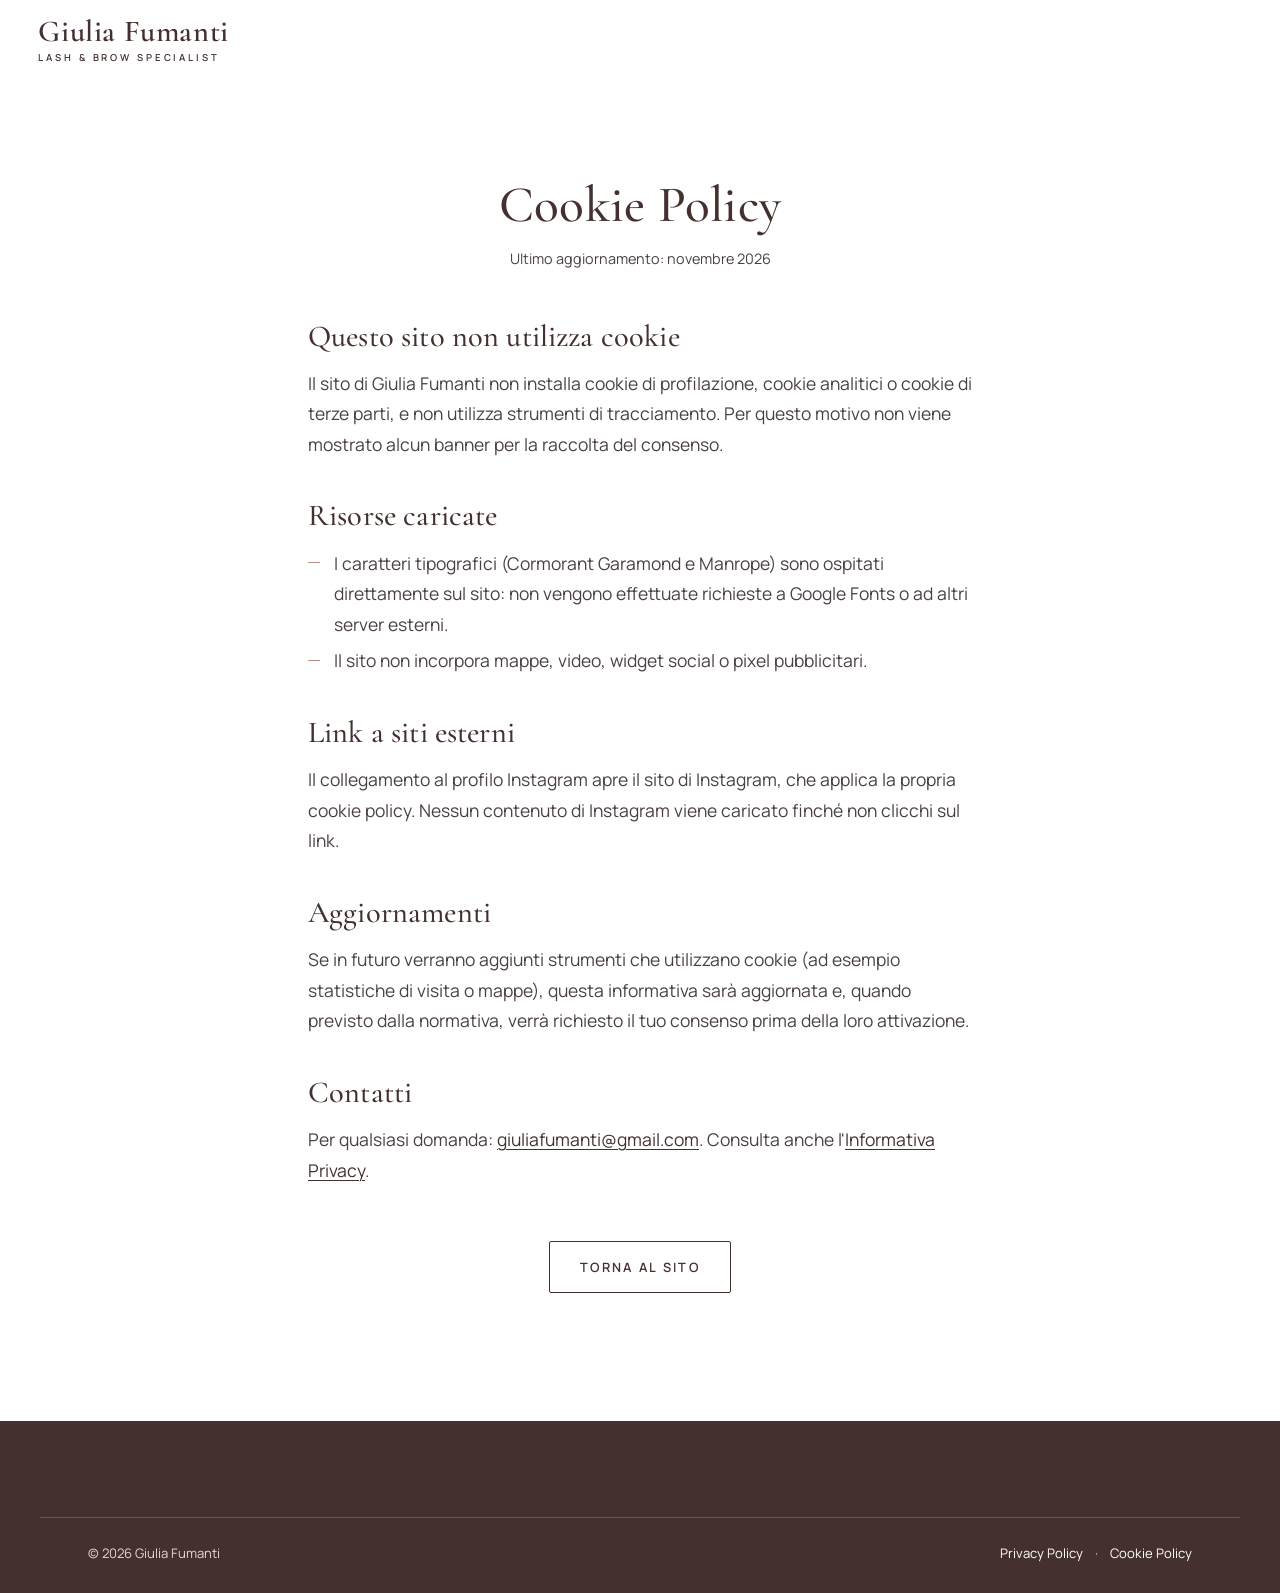
<file: cookie-policy.html>
<!doctype html>
<html lang="it">
<head>
  <meta charset="utf-8">
  <meta name="viewport" content="width=device-width, initial-scale=1">
  <title>Cookie Policy | Giulia Fumanti</title>
  <meta name="robots" content="noindex, follow">
  <link rel="stylesheet" href="css/style.css">
</head>
<body class="legal-page">
  <header class="site-header">
    <div class="header-inner">
      <a class="wordmark" href="index.html">
        <span class="wordmark-name">Giulia Fumanti</span>
        <span class="wordmark-sub">Lash &amp; Brow Specialist</span>
      </a>
    </div>
  </header>

  <main class="section bg-white">
    <article class="container legal">
      <h1>Cookie Policy</h1>
      <p class="updated">Ultimo aggiornamento: novembre 2026</p>

      <h2>Questo sito non utilizza cookie</h2>
      <p>Il sito di Giulia Fumanti non installa cookie di profilazione, cookie analitici o cookie di terze parti, e non utilizza strumenti di tracciamento. Per questo motivo non viene mostrato alcun banner per la raccolta del consenso.</p>

      <h2>Risorse caricate</h2>
      <ul>
        <li>I caratteri tipografici (Cormorant Garamond e Manrope) sono ospitati direttamente sul sito: non vengono effettuate richieste a Google Fonts o ad altri server esterni.</li>
        <li>Il sito non incorpora mappe, video, widget social o pixel pubblicitari.</li>
      </ul>

      <h2>Link a siti esterni</h2>
      <p>Il collegamento al profilo Instagram apre il sito di Instagram, che applica la propria cookie policy. Nessun contenuto di Instagram viene caricato finché non clicchi sul link.</p>

      <h2>Aggiornamenti</h2>
      <p>Se in futuro verranno aggiunti strumenti che utilizzano cookie (ad esempio statistiche di visita o mappe), questa informativa sarà aggiornata e, quando previsto dalla normativa, verrà richiesto il tuo consenso prima della loro attivazione.</p>

      <h2>Contatti</h2>
      <p>Per qualsiasi domanda: <a href="mailto:giuliafumanti@gmail.com">giuliafumanti@gmail.com</a>. Consulta anche l'<a href="privacy-policy.html">Informativa Privacy</a>.</p>

      <div class="legal-back"><a class="btn btn-secondary" href="index.html">Torna al sito</a></div>
    </article>
  </main>

  <footer class="site-footer">
    <div class="container footer-bottom">
      <p>© 2026 Giulia Fumanti</p>
      <p class="footer-legal"><a href="privacy-policy.html">Privacy Policy</a><span aria-hidden="true">·</span><a href="cookie-policy.html">Cookie Policy</a></p>
    </div>
  </footer>
</body>
</html>
</file>
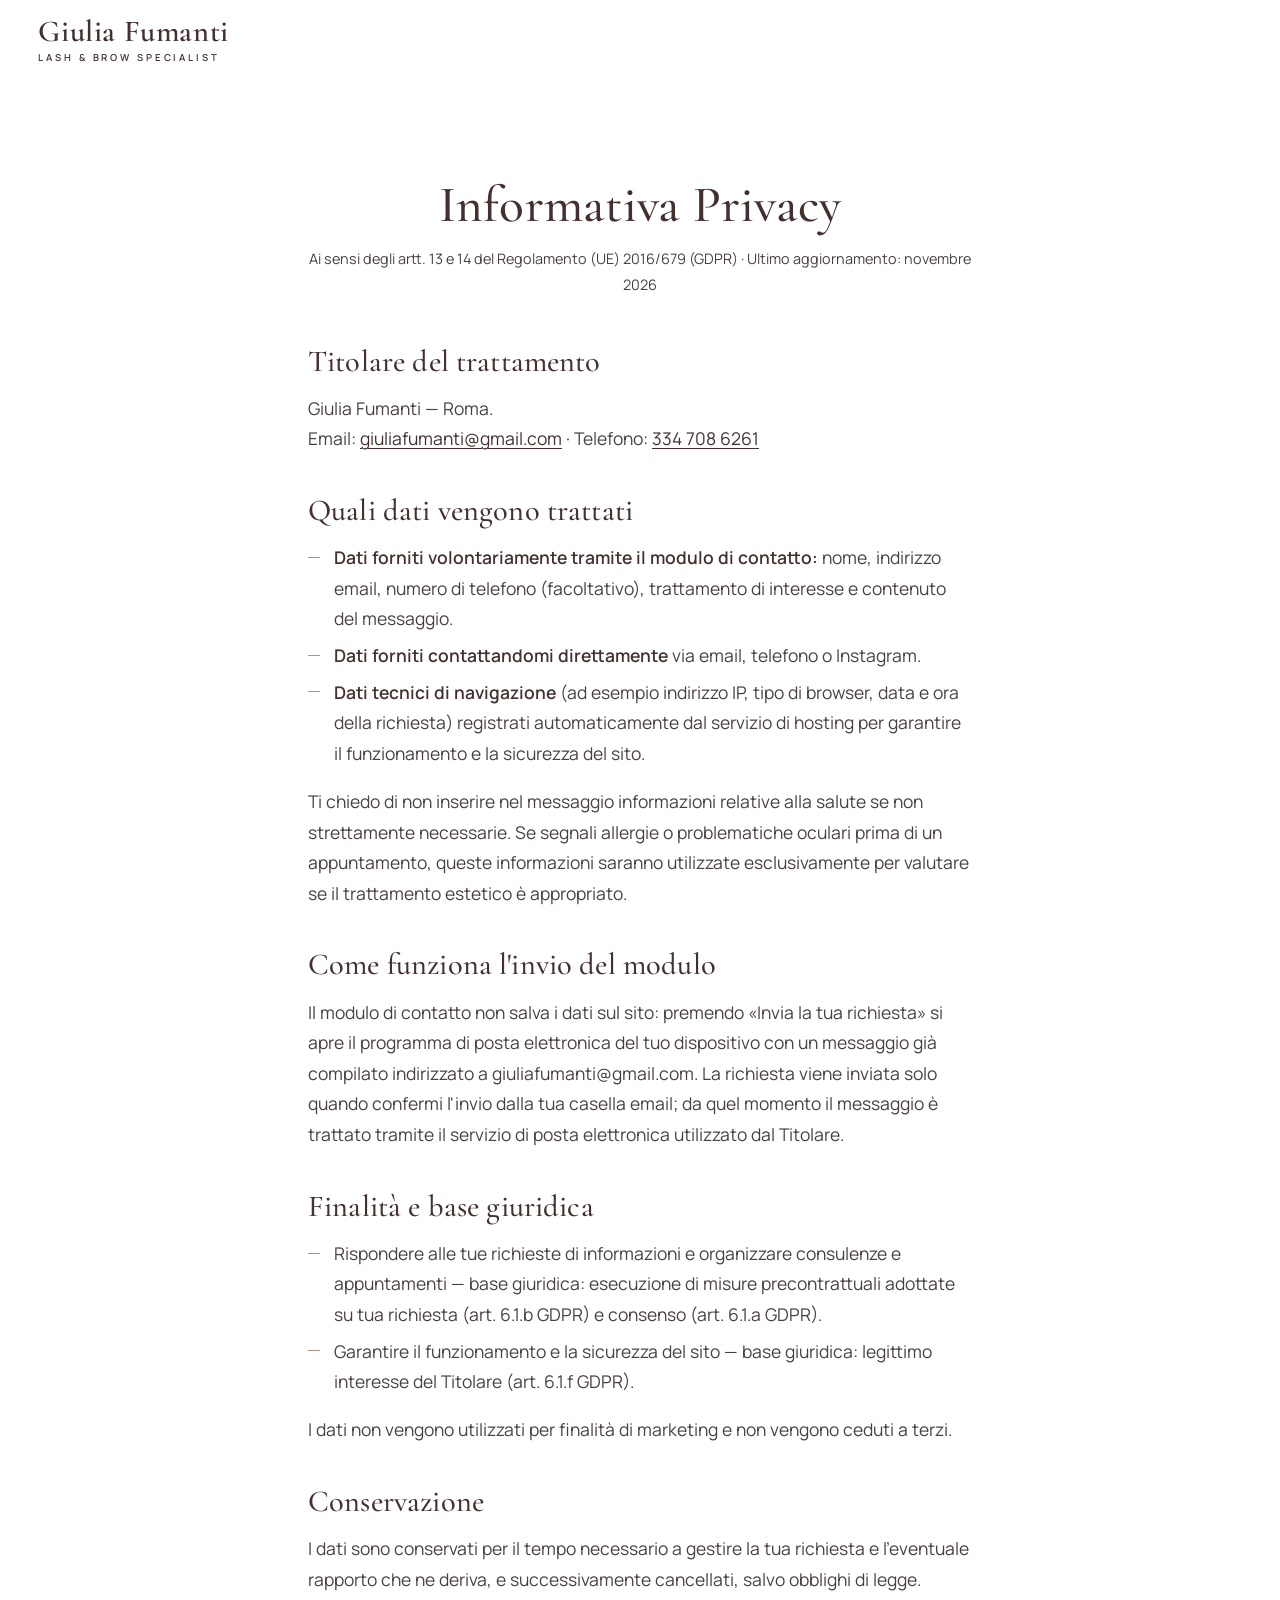
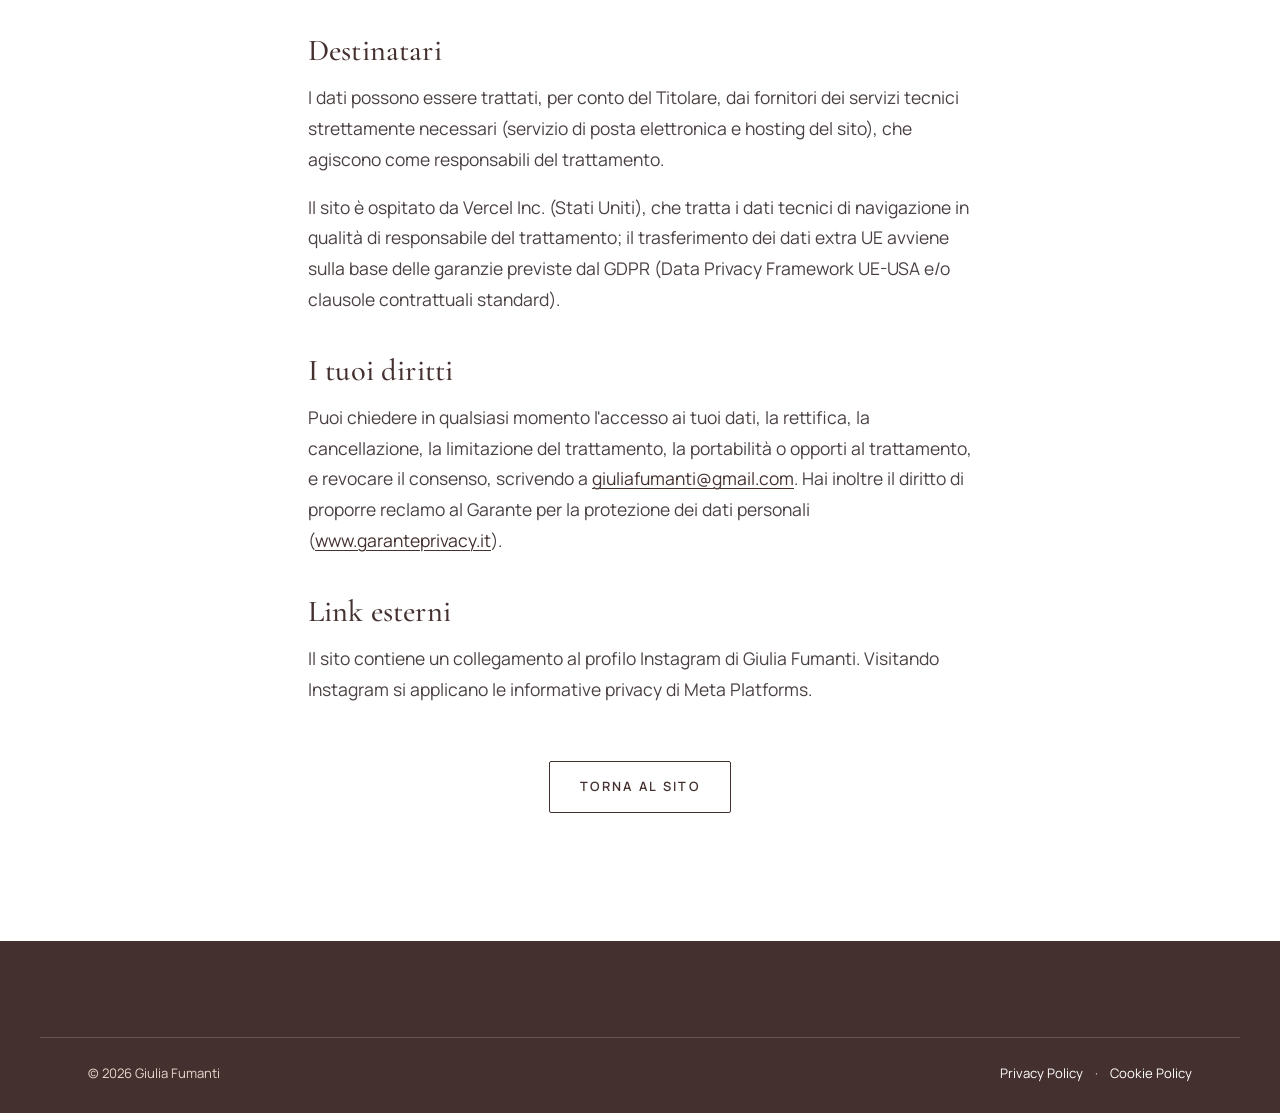
<file: privacy-policy.html>
<!doctype html>
<html lang="it">
<head>
  <meta charset="utf-8">
  <meta name="viewport" content="width=device-width, initial-scale=1">
  <title>Privacy Policy | Giulia Fumanti</title>
  <meta name="robots" content="noindex, follow">
  <link rel="stylesheet" href="css/style.css">
</head>
<body class="legal-page">
  <header class="site-header">
    <div class="header-inner">
      <a class="wordmark" href="index.html">
        <span class="wordmark-name">Giulia Fumanti</span>
        <span class="wordmark-sub">Lash &amp; Brow Specialist</span>
      </a>
    </div>
  </header>

  <main class="section bg-white">
    <article class="container legal">
      <h1>Informativa Privacy</h1>
      <p class="updated">Ai sensi degli artt. 13 e 14 del Regolamento (UE) 2016/679 (GDPR) · Ultimo aggiornamento: novembre 2026</p>

      <h2>Titolare del trattamento</h2>
      <p>Giulia Fumanti — Roma.<br>Email: <a href="mailto:giuliafumanti@gmail.com">giuliafumanti@gmail.com</a> · Telefono: <a href="tel:+393347086261">334 708 6261</a></p>

      <h2>Quali dati vengono trattati</h2>
      <ul>
        <li><strong>Dati forniti volontariamente tramite il modulo di contatto:</strong> nome, indirizzo email, numero di telefono (facoltativo), trattamento di interesse e contenuto del messaggio.</li>
        <li><strong>Dati forniti contattandomi direttamente</strong> via email, telefono o Instagram.</li>
        <li><strong>Dati tecnici di navigazione</strong> (ad esempio indirizzo IP, tipo di browser, data e ora della richiesta) registrati automaticamente dal servizio di hosting per garantire il funzionamento e la sicurezza del sito.</li>
      </ul>
      <p>Ti chiedo di non inserire nel messaggio informazioni relative alla salute se non strettamente necessarie. Se segnali allergie o problematiche oculari prima di un appuntamento, queste informazioni saranno utilizzate esclusivamente per valutare se il trattamento estetico è appropriato.</p>

      <h2>Come funziona l'invio del modulo</h2>
      <p>Il modulo di contatto non salva i dati sul sito: premendo «Invia la tua richiesta» si apre il programma di posta elettronica del tuo dispositivo con un messaggio già compilato indirizzato a giuliafumanti@gmail.com. La richiesta viene inviata solo quando confermi l'invio dalla tua casella email; da quel momento il messaggio è trattato tramite il servizio di posta elettronica utilizzato dal Titolare.</p>

      <h2>Finalità e base giuridica</h2>
      <ul>
        <li>Rispondere alle tue richieste di informazioni e organizzare consulenze e appuntamenti — base giuridica: esecuzione di misure precontrattuali adottate su tua richiesta (art. 6.1.b GDPR) e consenso (art. 6.1.a GDPR).</li>
        <li>Garantire il funzionamento e la sicurezza del sito — base giuridica: legittimo interesse del Titolare (art. 6.1.f GDPR).</li>
      </ul>
      <p>I dati non vengono utilizzati per finalità di marketing e non vengono ceduti a terzi.</p>

      <h2>Conservazione</h2>
      <p>I dati sono conservati per il tempo necessario a gestire la tua richiesta e l'eventuale rapporto che ne deriva, e successivamente cancellati, salvo obblighi di legge.</p>

      <h2>Destinatari</h2>
      <p>I dati possono essere trattati, per conto del Titolare, dai fornitori dei servizi tecnici strettamente necessari (servizio di posta elettronica e hosting del sito), che agiscono come responsabili del trattamento.</p>
      <p>Il sito è ospitato da Vercel Inc. (Stati Uniti), che tratta i dati tecnici di navigazione in qualità di responsabile del trattamento; il trasferimento dei dati extra UE avviene sulla base delle garanzie previste dal GDPR (Data Privacy Framework UE-USA e/o clausole contrattuali standard).</p>

      <h2>I tuoi diritti</h2>
      <p>Puoi chiedere in qualsiasi momento l'accesso ai tuoi dati, la rettifica, la cancellazione, la limitazione del trattamento, la portabilità o opporti al trattamento, e revocare il consenso, scrivendo a <a href="mailto:giuliafumanti@gmail.com">giuliafumanti@gmail.com</a>. Hai inoltre il diritto di proporre reclamo al Garante per la protezione dei dati personali (<a href="https://www.garanteprivacy.it" target="_blank" rel="noopener">www.garanteprivacy.it</a>).</p>

      <h2>Link esterni</h2>
      <p>Il sito contiene un collegamento al profilo Instagram di Giulia Fumanti. Visitando Instagram si applicano le informative privacy di Meta Platforms.</p>

      <div class="legal-back"><a class="btn btn-secondary" href="index.html">Torna al sito</a></div>
    </article>
  </main>

  <footer class="site-footer">
    <div class="container footer-bottom">
      <p>© 2026 Giulia Fumanti</p>
      <p class="footer-legal"><a href="privacy-policy.html">Privacy Policy</a><span aria-hidden="true">·</span><a href="cookie-policy.html">Cookie Policy</a></p>
    </div>
  </footer>
</body>
</html>
</file>
<file: css/style.css>
/* ==========================================================================
   GIULIA FUMANTI — Lash & Brow Specialist
   Soft Luxury Beauty × Natural Elegance × Lash Editorial
   ========================================================================== */

/* ---------- Font (self-hosted, nessuna chiamata a server terzi) ---------- */
@font-face {
  font-family: "Cormorant Garamond";
  src: url("../fonts/cormorant.woff2") format("woff2");
  font-weight: 500 600; font-style: normal; font-display: swap;
}
@font-face {
  font-family: "Cormorant Garamond";
  src: url("../fonts/cormorant-italic.woff2") format("woff2");
  font-weight: 500; font-style: italic; font-display: swap;
}
@font-face {
  font-family: "Manrope";
  src: url("../fonts/manrope.woff2") format("woff2");
  font-weight: 400 600; font-style: normal; font-display: swap;
}

/* ---------- Token ---------- */
:root {
  --white: #FFFFFF;     /* Pure White */
  --ivory: #F7F2EE;     /* Ivory Nude */
  --blush: #E8D6CC;     /* Soft Blush */
  --taupe: #B78F80;     /* Rose Taupe */
  --espresso: #44312F;  /* Espresso Brown */
  --ink: #201C1D;       /* Soft Black */

  --text: var(--ink);
  --text-soft: #4A4041;

  --serif: "Cormorant Garamond", "Cormorant", Georgia, "Times New Roman", serif;
  --sans: "Manrope", system-ui, -apple-system, "Segoe UI", Roboto, sans-serif;

  --header-h: 80px;
  --gutter: clamp(20px, 5vw, 48px);
  --maxw: 1200px;
  --section-y: clamp(80px, 10vw, 140px);
  --radius: 8px;
  --ease: cubic-bezier(.22, .61, .36, 1);
  --shadow-soft: 0 1px 0 rgba(68,49,47,.04), 0 20px 44px -32px rgba(68,49,47,.32);
}

/* ---------- Reset essenziale ---------- */
*, *::before, *::after { box-sizing: border-box; }
html { scroll-behavior: smooth; scroll-padding-top: calc(var(--header-h) + 8px); -webkit-text-size-adjust: 100%; }
body {
  margin: 0; background: var(--white); color: var(--text);
  font-family: var(--sans); font-size: clamp(16px, 0.25vw + 15.2px, 17.5px);
  line-height: 1.75; font-weight: 400;
  -webkit-font-smoothing: antialiased; text-rendering: optimizeLegibility; overflow-x: hidden;
}
img { display: block; max-width: 100%; height: auto; }
a { color: var(--espresso); text-underline-offset: 3px; text-decoration-thickness: 1px; }
h1, h2, h3 { font-family: var(--serif); font-weight: 500; color: var(--espresso); margin: 0; line-height: 1.12; letter-spacing: .005em; }
p { margin: 0 0 1em; }
p:last-child { margin-bottom: 0; }
ul, ol { margin: 0; padding: 0; list-style: none; }
strong { font-weight: 600; color: var(--espresso); }
:focus-visible { outline: 2px solid var(--espresso); outline-offset: 3px; border-radius: 2px; }

.sr-only { position: absolute !important; width: 1px; height: 1px; padding: 0; margin: -1px; overflow: hidden; clip: rect(0 0 0 0); white-space: nowrap; border: 0; }
.skip-link { position: absolute; left: 16px; top: -60px; z-index: 200; background: var(--espresso); color: var(--white); padding: 10px 18px; border-radius: var(--radius); font-weight: 600; text-decoration: none; transition: top .2s; }
.skip-link:focus { top: 12px; }

/* ---------- Layout ---------- */
.container { width: 100%; max-width: var(--maxw); margin-inline: auto; padding-inline: var(--gutter); }
.container-narrow { max-width: 920px; }
.section { padding-block: var(--section-y); }
.bg-white { background: var(--white); }
.bg-ivory { background: var(--ivory); }

.section-head { text-align: center; max-width: 760px; margin: 0 auto clamp(48px, 6vw, 76px); }
.section-head h2 { font-size: clamp(2.1rem, 3.6vw + .6rem, 3.6rem); text-wrap: balance; }
.section-intro { margin-top: clamp(20px, 2.4vw, 28px); color: var(--text-soft); font-size: 1.04em; text-wrap: pretty; }

.eyebrow {
  display: flex; align-items: center; justify-content: center; gap: 14px;
  font-family: var(--sans); font-size: .78rem; font-weight: 600; letter-spacing: .24em;
  text-transform: uppercase; color: var(--espresso); margin: 0 0 18px; line-height: 1.5; text-align: center;
}
.eyebrow::before, .eyebrow::after { content: ""; width: clamp(18px, 3vw, 34px); height: 1px; background: var(--taupe); flex: none; }
.section-cta { display: flex; justify-content: center; margin-top: clamp(44px, 5vw, 64px); }

/* ---------- Bottoni ---------- */
.btn {
  display: inline-flex; align-items: center; justify-content: center; text-align: center;
  min-height: 52px; padding: 14px 30px; border-radius: 2px;
  font-family: var(--sans); font-size: .8rem; font-weight: 600; letter-spacing: .18em; text-transform: uppercase;
  text-decoration: none; line-height: 1.3; cursor: pointer; border: 1px solid var(--espresso); white-space: nowrap;
  transition: background-color .35s var(--ease), color .35s var(--ease), border-color .35s var(--ease), transform .35s var(--ease);
}
.btn-primary { background: var(--espresso); color: var(--white); }
.btn-primary:hover { background: var(--ink); border-color: var(--ink); }
.btn-secondary { background: transparent; color: var(--espresso); }
.btn-secondary:hover { background: var(--espresso); color: var(--white); }
.btn:active { transform: translateY(1px); }
.btn-sm { min-height: 44px; padding: 10px 20px; font-size: .72rem; letter-spacing: .14em; }
.btn-block { width: 100%; }
.btn-row { display: flex; flex-wrap: wrap; gap: 14px; justify-content: center; }

/* ---------- Wordmark (nome non in maiuscolo) ---------- */
.wordmark { display: inline-flex; flex-direction: column; text-decoration: none; color: var(--espresso); line-height: 1; margin: 0; flex: none; }
.wordmark-name { font-family: var(--serif); font-weight: 600; font-size: clamp(1.55rem, .9vw + 1.2rem, 1.9rem); letter-spacing: .02em; text-transform: none; }
.wordmark-sub { font-family: var(--sans); font-size: .6rem; font-weight: 600; letter-spacing: .3em; text-transform: uppercase; margin-top: 6px; color: var(--espresso); }

/* ---------- 1. HEADER ---------- */
.site-header {
  position: sticky; top: 0; z-index: 100;
  background: rgba(255,255,255,.95);
  -webkit-backdrop-filter: saturate(140%) blur(10px); backdrop-filter: saturate(140%) blur(10px);
  border-bottom: 1px solid transparent; transition: border-color .3s, box-shadow .3s;
}
.site-header.is-scrolled { border-bottom-color: var(--blush); box-shadow: 0 6px 24px -18px rgba(68,49,47,.35); }
.header-inner {
  max-width: 1440px; margin: 0 auto; padding-inline: clamp(20px, 3vw, 48px);
  height: var(--header-h); display: flex; align-items: center; gap: clamp(16px, 2vw, 32px);
}
/* Desktop: tutte le voci su una riga, CTA nell'angolo destro */
.main-nav { margin-left: auto; }
.main-nav ul { display: flex; flex-wrap: nowrap; gap: clamp(12px, 1.35vw, 28px); }
.main-nav a {
  position: relative; text-decoration: none; color: var(--ink);
  font-size: clamp(.76rem, .2vw + .7rem, .86rem); font-weight: 500; letter-spacing: .03em; padding: 6px 0; white-space: nowrap;
}
.main-nav a::after { content: ""; position: absolute; left: 0; right: 0; bottom: 0; height: 1px; background: var(--taupe); transform: scaleX(0); transform-origin: left; transition: transform .35s var(--ease); }
.main-nav a:hover::after, .main-nav a.is-active::after { transform: scaleX(1); }
.header-cta { flex: none; }
.nav-cta-mobile, .nav-toggle { display: none; }

@media (min-width: 1024px) and (max-width: 1199px) {
  .header-inner { padding-inline: 16px; gap: 14px; }
  .main-nav ul { gap: 11px; }
  .main-nav a { font-size: .72rem; letter-spacing: .01em; }
  .header-cta { padding: 10px 12px; font-size: .64rem; letter-spacing: .08em; }
  .wordmark-name { font-size: 1.4rem; }
  .wordmark-sub { font-size: .54rem; letter-spacing: .24em; }
}

/* Mobile/tablet: menu burger con voci e CTA */
@media (max-width: 1023px) {
  :root { --header-h: 68px; }
  .header-cta { display: none; }
  .nav-toggle {
    display: inline-flex; flex-direction: column; justify-content: center; gap: 7px;
    margin-left: auto; width: 48px; height: 48px; padding: 0 12px;
    background: transparent; border: 0; cursor: pointer; border-radius: 4px;
  }
  .nav-toggle-bar { display: block; height: 1.5px; width: 100%; background: var(--espresso); transition: transform .35s var(--ease); }
  .nav-toggle[aria-expanded="true"] .nav-toggle-bar:nth-of-type(1) { transform: translateY(4.25px) rotate(45deg); }
  .nav-toggle[aria-expanded="true"] .nav-toggle-bar:nth-of-type(2) { transform: translateY(-4.25px) rotate(-45deg); }

  .main-nav {
    position: fixed; inset: var(--header-h) 0 auto 0; margin: 0;
    max-height: calc(100dvh - var(--header-h)); overflow-y: auto;
    background: var(--white); border-top: 1px solid var(--blush);
    padding: 16px var(--gutter) 32px; box-shadow: 0 24px 40px -28px rgba(68,49,47,.4);
    opacity: 0; visibility: hidden; transform: translateY(-8px);
    transition: opacity .3s var(--ease), transform .3s var(--ease), visibility 0s .3s;
  }
  .main-nav.is-open { opacity: 1; visibility: visible; transform: none; transition: opacity .3s var(--ease), transform .3s var(--ease); }
  .main-nav ul { flex-direction: column; gap: 0; text-align: center; }
  .main-nav li + li { border-top: 1px solid var(--ivory); }
  .main-nav a { display: block; padding: 14px 0; font-size: 1rem; }
  .main-nav a::after { display: none; }
  .nav-cta-mobile { display: flex; width: 100%; margin-top: 18px; }
}

/* ---------- Media ---------- */
.media { position: relative; overflow: hidden; background: var(--blush); }
.media img { width: 100%; height: 100%; object-fit: cover; }

/* ---------- 2. HERO ---------- */
.hero {
  position: relative; isolation: isolate;
  min-height: clamp(580px, calc(100svh - var(--header-h)), 960px);
  display: grid; place-items: center;
  padding: clamp(72px, 11vh, 128px) var(--gutter) clamp(72px, 10vh, 120px); text-align: center;
}
.hero-media { position: absolute; inset: 0; z-index: -2; background: var(--ivory); }
.hero-media img { object-position: var(--hero-pos, 50% 40%); }
.hero-overlay {
  position: absolute; inset: 0; z-index: -1;
  background: rgba(255,255,255,.8); /* overlay bianco uniforme, senza alone */
}
.hero-content { max-width: 1100px; margin: 0 auto; }
.hero .eyebrow { margin-bottom: clamp(20px, 3vh, 30px); }
.hero h1 {
  font-size: clamp(2.6rem, 4.4vw + .6rem, 5.4rem); font-weight: 500;
  text-transform: none; letter-spacing: 0; line-height: 1.06; color: var(--espresso);
}
.h1-line { display: block; }
.h1-accent { font-style: italic; color: var(--taupe); }
.hero-lead { max-width: 620px; margin: clamp(22px, 3.2vh, 32px) auto clamp(30px, 4.4vh, 44px); font-size: clamp(1rem, .3vw + .95rem, 1.14rem); color: var(--ink); }
.hero-micro { margin-top: clamp(26px, 4vh, 40px); font-size: .74rem; font-weight: 600; letter-spacing: .3em; text-transform: uppercase; color: var(--espresso); }

@media (min-width: 1024px) { .h1-line { white-space: nowrap; } }
@media (max-width: 760px) {
  .hero { min-height: clamp(560px, calc(100svh - var(--header-h)), 820px); padding-top: 60px; padding-bottom: 60px; }
  .hero-media img { object-position: var(--hero-pos-mobile, 62% 40%); }
  .hero-overlay { background: rgba(255,255,255,.84); }
  .hero .eyebrow { font-size: .68rem; letter-spacing: .16em; flex-wrap: wrap; gap: 4px 8px; }
  .hero .eyebrow::before, .hero .eyebrow::after { display: none; }
  .hero .btn-row { flex-direction: column; align-items: stretch; max-width: 340px; margin-inline: auto; }
}

/* ---------- 3. CHI SONO ---------- */
.about {
  display: grid; max-width: 1040px; margin: 0 auto; align-items: center;
  grid-template-columns: minmax(220px, 320px) minmax(0, 1fr);
  grid-template-areas: "head head" "photo text";
  column-gap: clamp(48px, 7vw, 100px);
}
.about-head { grid-area: head; }
.about-photo { grid-area: photo; }
.about-text { grid-area: text; max-width: 580px; }
.about-photo { margin: 0; position: relative; justify-self: center; width: 100%; max-width: 320px; }
.about-photo::before { content: ""; position: absolute; inset: -12px; border-radius: 50%; border: 1px solid var(--blush); pointer-events: none; }
.about-photo img { width: 100%; aspect-ratio: 1 / 1; border-radius: 50%; object-fit: cover; object-position: 50% 38%; background: var(--ivory); }
.about-text p { color: var(--text-soft); }
.about-signature {
  font-family: var(--serif); font-size: clamp(1.4rem, 1vw + 1.1rem, 1.7rem); line-height: 1.4;
  color: var(--espresso) !important; margin-top: 1.4em; padding-top: 1.2em; border-top: 1px solid var(--blush);
}

@media (max-width: 860px) {
  /* Mobile: foto sopra al mini-titolo */
  .about { grid-template-columns: 1fr; grid-template-areas: "photo" "head" "text"; }
  .about-photo { max-width: min(220px, 60vw); margin-bottom: 44px; }
  .about-head { margin-bottom: 36px; }
  .about-text { margin: 0 auto; }
  .about-signature { text-align: center; }
}

/* ---------- Card (sempre su sfondo diverso dalla sezione) ---------- */
.grid-3 { display: grid; grid-template-columns: repeat(3, minmax(0, 1fr)); gap: clamp(20px, 2.4vw, 36px); align-items: stretch; }
.grid-2 { display: grid; grid-template-columns: repeat(2, minmax(0, 1fr)); gap: clamp(20px, 2.6vw, 36px); max-width: 780px; margin: 0 auto; align-items: stretch; }
/* Le due card hanno sempre la stessa dimensione: titoli e "Scopri di più" allineati */
.grid-2 .card { height: 100%; }
.grid-2 .card-body { flex: 1; display: flex; flex-direction: column; align-items: center; }
.grid-2 .card-body h3 { min-height: 2.24em; display: flex; align-items: center; justify-content: center; }
.grid-2 .card-tagline { min-height: 2.8em; margin-bottom: 18px; }
.grid-2 .more-toggle { margin-top: auto; }
.grid-2 .card-more { width: 100%; }
.card { background: var(--white); border-radius: var(--radius); height: 100%; box-shadow: var(--shadow-soft); }
.card h3 { font-size: clamp(1.55rem, .9vw + 1.2rem, 1.95rem); margin-bottom: 16px; text-wrap: balance; }
.card p { color: var(--text-soft); }

.card-text { padding: clamp(36px, 3.6vw, 52px) clamp(26px, 2.8vw, 40px); text-align: center; border: 1px solid rgba(232,214,204,.7); }
.card-icon {
  position: relative; display: grid; place-items: center; width: 72px; height: 72px; margin: 0 auto 28px;
  border-radius: 50%; background: var(--ivory); color: var(--espresso);
}
.card-icon::before { content: ""; position: absolute; inset: -7px; border-radius: 50%; border: 1px solid var(--blush); transition: transform .6s var(--ease), border-color .6s; }
.card-icon svg { width: 32px; height: 32px; }
.card-text:hover .card-icon::before { transform: scale(1.08); border-color: var(--taupe); }

.card-photo { overflow: hidden; display: flex; flex-direction: column; }
.card-media { aspect-ratio: 4 / 3; }
.card-media img { object-position: 50% 48%; transition: transform 1.1s var(--ease); }
.card-photo:hover .card-media img { transform: scale(1.035); }
.card-body { padding: clamp(24px, 2.4vw, 32px) clamp(20px, 2.4vw, 32px) clamp(24px, 2.4vw, 30px); text-align: center; }
.card-kicker { font-size: .68rem; font-weight: 600; letter-spacing: .22em; text-transform: uppercase; color: var(--espresso) !important; margin-bottom: 10px; }
.card-photo h3 { font-size: clamp(1.4rem, .6vw + 1.15rem, 1.7rem); margin-bottom: 8px; }
.card-tagline { font-family: var(--serif); font-style: italic; font-size: 1.15rem; line-height: 1.4; color: var(--espresso) !important; margin-bottom: 0; }

/* "Scopri di più" — testo delle card servizi nascosto finché non viene aperto */
.more-toggle {
  display: inline-flex; align-items: center; gap: 10px; margin-top: 18px; min-height: 44px; padding: 8px 4px;
  background: none; border: 0; border-bottom: 1px solid var(--taupe); cursor: pointer;
  font-family: var(--sans); font-size: .74rem; font-weight: 600; letter-spacing: .18em; text-transform: uppercase; color: var(--espresso);
  transition: border-color .3s, color .3s;
}
.more-toggle:hover { border-bottom-color: var(--espresso); }
.more-icon { position: relative; width: 10px; height: 10px; flex: none; }
.more-icon::before, .more-icon::after { content: ""; position: absolute; left: 0; top: 50%; width: 10px; height: 1px; background: currentColor; transition: transform .4s var(--ease); }
.more-icon::after { transform: rotate(90deg); }
.more-toggle[aria-expanded="true"] .more-icon::after { transform: rotate(0deg); }
.card-more[hidden], .acc-panel[hidden] { display: none !important; }
.card-more { overflow: hidden; transition: height .45s var(--ease); text-align: left; }
.card-more-inner { padding-top: 22px; }
.card-more-inner p { font-size: .95rem; }
.card-note { margin-top: 22px; padding-top: 18px; border-top: 1px solid var(--blush); font-size: .9rem; color: var(--espresso) !important; }
.card-note em { font-style: normal; font-weight: 600; }

@media (max-width: 960px) { .grid-3 { grid-template-columns: 1fr; max-width: 560px; margin-inline: auto; } }
@media (max-width: 820px) { .grid-2 { grid-template-columns: 1fr; max-width: 440px; } }

/* ---------- 5. APPROCCIO: composizione editoriale attorno a un fulcro ---------- */
.approach {
  display: grid; grid-template-columns: minmax(0, 1fr) clamp(260px, 28vw, 340px) minmax(0, 1fr);
  align-items: center; gap: clamp(32px, 5vw, 72px); max-width: 1120px; margin: 0 auto;
}
.approach-col { display: grid; gap: clamp(56px, 7vw, 96px); }
.principle { position: relative; }
.principle h3 {
  display: inline-flex; align-items: center; gap: 12px;
  font-family: var(--sans); font-size: .82rem; font-weight: 600; letter-spacing: .22em; text-transform: uppercase;
  color: var(--espresso); margin-bottom: 12px; line-height: 1.5;
}
.principle h3::before { content: ""; width: 7px; height: 7px; background: var(--taupe); transform: rotate(45deg); flex: none; }
.principle p { color: var(--text-soft); max-width: 340px; }
/* filo sottile che collega ogni principio al fulcro */
.principle::after { content: ""; position: absolute; top: .78em; width: clamp(20px, 3vw, 48px); height: 1px; background: var(--blush); }
.approach-left .principle { text-align: right; }
.approach-left .principle h3 { flex-direction: row-reverse; }
.approach-left .principle p { margin-left: auto; }
.approach-left .principle::after { right: calc(-1 * clamp(32px, 5vw, 72px)); }
.approach-right .principle::after { left: calc(-1 * clamp(32px, 5vw, 72px)); }
.approach-left .principle:nth-child(1) { transform: translateX(-24px); }
.approach-right .principle:nth-child(2) { transform: translateX(24px); }

.approach-core { position: relative; aspect-ratio: 1 / 1; display: grid; place-items: center; }
.ring { position: absolute; border-radius: 50%; pointer-events: none; }
.ring-outer { inset: 0; border: 1px dashed var(--taupe); opacity: .55; animation: spin 80s linear infinite; }
.ring-mid { inset: 9%; border: 1px solid var(--blush); }
.ring-inner { inset: 18%; background: var(--ivory); }
.core-text { position: relative; margin: 0; font-family: var(--serif); font-size: clamp(1.6rem, 1.4vw + 1rem, 2.15rem); line-height: 1.2; color: var(--espresso); text-align: center; }
.core-text em { font-style: italic; }
@keyframes spin { to { transform: rotate(360deg); } }

@media (max-width: 900px) {
  .approach { grid-template-columns: 1fr; gap: 48px; max-width: 480px; }
  .approach-core { order: -1; width: min(240px, 66vw); justify-self: center; }
  .approach-col { gap: 44px; }
  .approach-left .principle, .approach-right .principle { text-align: center; transform: none; }
  .principle h3, .approach-left .principle h3 { flex-direction: column; gap: 14px; }
  .principle p, .approach-left .principle p { margin-inline: auto; }
  .principle::after { display: none; }
}

/* ---------- 7. COME FUNZIONA: percorso animato allo scroll ---------- */
.journey-wrap { position: relative; max-width: 1140px; margin: 0 auto; --p: 0; }
.journey { display: grid; grid-template-columns: repeat(4, minmax(0, 1fr)); gap: clamp(20px, 3vw, 44px); }
.journey-track { position: absolute; top: 79px; left: 12.5%; right: 12.5%; height: 1px; background: var(--blush); }
.journey-fill {
  position: absolute; inset: 0; transform-origin: left center; transform: scaleX(var(--p));
  background: linear-gradient(90deg, var(--taupe), var(--espresso));
}
.journey-fill::after {
  content: ""; position: absolute; right: -4px; top: -4px; width: 9px; height: 9px; border-radius: 50%;
  background: var(--espresso); box-shadow: 0 0 0 5px rgba(183,143,128,.25), 0 0 18px 4px rgba(183,143,128,.45);
  transform: scaleX(calc(1 / max(var(--p), .001))); opacity: calc(var(--p) * 10);
}
.step { position: relative; text-align: center; }
.step-num {
  display: block; height: 62px; font-family: var(--serif); font-style: italic; font-weight: 500;
  font-size: clamp(3rem, 2.4vw + 1.8rem, 4rem); line-height: 1;
  color: transparent; -webkit-text-stroke: 1px var(--taupe);
  transition: color .8s var(--ease), -webkit-text-stroke-color .8s var(--ease), transform .8s var(--ease);
}
.step-dot {
  position: relative; display: block; width: 13px; height: 13px; margin: 10px auto 30px; border-radius: 50%;
  background: var(--white); border: 1px solid var(--taupe); box-shadow: 0 0 0 7px var(--white);
  transition: background-color .6s var(--ease), border-color .6s var(--ease), transform .6s var(--ease);
}
.step-dot::after { content: ""; position: absolute; inset: -1px; border-radius: 50%; border: 1px solid var(--taupe); opacity: 0; }
.step h3 { font-size: clamp(1.45rem, .7vw + 1.2rem, 1.75rem); margin-bottom: 12px; text-wrap: balance; }
.step p { color: var(--text-soft); max-width: 280px; margin-inline: auto; }
.step-text { transition: opacity .8s var(--ease), transform .8s var(--ease); }

.js .journey-wrap.is-animated .step:not(.is-active) .step-text { opacity: .42; transform: translateY(10px); }
.step.is-active .step-num { color: var(--espresso); -webkit-text-stroke-color: var(--espresso); transform: translateY(-4px); }
.step.is-active .step-dot { background: var(--espresso); border-color: var(--espresso); transform: scale(1.15); }
.step.is-active .step-dot::after { animation: pulse 1.6s var(--ease) 1; }
@keyframes pulse { 0% { opacity: .9; transform: scale(1); } 100% { opacity: 0; transform: scale(3.4); } }

@media (max-width: 860px) {
  .journey { grid-template-columns: 1fr; gap: 44px; max-width: 480px; margin: 0 auto; }
  .journey-wrap { max-width: 480px; }
  .journey-track { top: 10px; bottom: 10px; left: 6px; right: auto; width: 1px; height: auto; }
  .journey-fill { transform-origin: center top; transform: scaleY(var(--p)); background: linear-gradient(180deg, var(--taupe), var(--espresso)); }
  .journey-fill::after { right: -4px; top: auto; bottom: -4px; transform: scaleY(calc(1 / max(var(--p), .001))); }
  .step { text-align: left; padding-left: 44px; }
  .step-dot { position: absolute; left: 0; top: 6px; margin: 0; }
  .step-num { font-size: 2.4rem; height: auto; margin-bottom: 8px; }
  .step p { margin-inline: 0; }
}

/* ---------- 8. DOVE RICEVO ---------- */
.address-box {
  display: flex; flex-direction: column; align-items: center; text-align: center;
  max-width: 400px; margin: 0 auto; padding: 34px 40px 36px;
  background: var(--white); border-radius: var(--radius); box-shadow: var(--shadow-soft); border: 1px solid rgba(232,214,204,.7);
}
.address-icon { width: 30px; height: 30px; color: var(--espresso); margin-bottom: 14px; }
.address-label { font-size: .72rem; font-weight: 600; letter-spacing: .24em; text-transform: uppercase; color: var(--espresso); margin-bottom: 6px; }
.address-text { font-family: var(--serif); font-size: 1.55rem; line-height: 1.3; color: var(--espresso); margin: 0; }

/* ---------- 9. FAQ ---------- */
.accordion { display: grid; gap: 14px; }
.acc-item { background: var(--ivory); border-radius: var(--radius); transition: background-color .3s; }
.acc-item h3 { font-family: var(--sans); margin: 0; }
.acc-trigger {
  width: 100%; display: flex; align-items: center; justify-content: space-between; gap: 24px;
  padding: 24px clamp(20px, 3vw, 32px); background: none; border: 0; cursor: pointer; text-align: left; border-radius: var(--radius);
  font-family: var(--sans); font-size: clamp(1rem, .25vw + .95rem, 1.08rem); font-weight: 600; color: var(--ink); line-height: 1.45; transition: color .3s;
}
.acc-trigger:hover { color: var(--espresso); }
.acc-icon { position: relative; flex: none; width: 16px; height: 16px; }
.acc-icon::before, .acc-icon::after { content: ""; position: absolute; left: 0; top: 50%; width: 16px; height: 1px; background: var(--espresso); transition: transform .4s var(--ease); }
.acc-icon::after { transform: rotate(90deg); }
.acc-trigger[aria-expanded="true"] .acc-icon::after { transform: rotate(0deg); }
.acc-panel { overflow: hidden; transition: height .45s var(--ease); }
.acc-inner { padding: 0 clamp(20px, 3vw, 32px) 26px; color: var(--text-soft); max-width: 760px; }

/* ---------- 10. CONTATTI ---------- */
.contact-form {
  max-width: 620px; margin: 0 auto; background: var(--white); border-radius: var(--radius);
  padding: clamp(26px, 3.6vw, 44px); box-shadow: var(--shadow-soft); border: 1px solid rgba(232,214,204,.7);
}
.field { margin-bottom: 20px; }
.field-row { display: grid; grid-template-columns: 1fr 1fr; gap: 18px; }
.field label { display: block; margin-bottom: 8px; font-size: .74rem; font-weight: 600; letter-spacing: .14em; text-transform: uppercase; color: var(--espresso); }
.req { color: var(--espresso); }
.opt { text-transform: none; letter-spacing: 0; font-weight: 400; color: var(--text-soft); }
.field input[type="text"], .field input[type="email"], .field input[type="tel"], .field select, .field textarea {
  width: 100%; min-height: 50px; padding: 12px 15px; font: inherit; font-size: 1rem; color: var(--ink);
  background: var(--white); border: 1px solid #CDB8AD; border-radius: 3px; transition: border-color .25s, box-shadow .25s;
  -webkit-appearance: none; appearance: none;
}
.field textarea { resize: vertical; min-height: 116px; line-height: 1.6; }
.field input:hover, .field select:hover, .field textarea:hover { border-color: var(--taupe); }
.field input:focus, .field select:focus, .field textarea:focus { outline: none; border-color: var(--espresso); box-shadow: 0 0 0 3px rgba(183,143,128,.28); }
.select-wrap { position: relative; }
.select-wrap::after { content: ""; position: absolute; right: 18px; top: 50%; width: 8px; height: 8px; margin-top: -6px; border-right: 1px solid var(--espresso); border-bottom: 1px solid var(--espresso); transform: rotate(45deg); pointer-events: none; }
.field select { padding-right: 44px; cursor: pointer; }
.field [aria-invalid="true"] { border-color: #9B2C2C !important; }
.field-error { margin: 6px 0 0; font-size: .85rem; color: #9B2C2C; }
.field-error:empty { display: none; }
.field-check { display: grid; grid-template-columns: 22px 1fr; gap: 12px; align-items: start; margin-bottom: 26px; }
.field-check input { width: 22px; height: 22px; margin: 2px 0 0; accent-color: var(--espresso); cursor: pointer; }
.field-check label { text-transform: none; letter-spacing: 0; font-size: .88rem; font-weight: 400; color: var(--text-soft); margin: 0; line-height: 1.6; cursor: pointer; }
.field-check .field-error { grid-column: 2; }
.form-status:empty { display: none; }
.form-status { margin-top: 18px; padding: 16px 18px; border-radius: 3px; font-size: .95rem; background: var(--ivory); border-left: 2px solid var(--taupe); }
.form-status.is-error { border-left-color: #9B2C2C; }
@media (max-width: 560px) { .field-row { grid-template-columns: 1fr; gap: 0; } }

/* ---------- 11. FOOTER ---------- */
.site-footer { background: var(--espresso); color: var(--ivory); padding-top: clamp(64px, 8vw, 96px); }
.site-footer a { color: var(--white); text-decoration: none; }
.site-footer a:hover { text-decoration: underline; text-decoration-color: var(--blush); }
.site-footer :focus-visible { outline-color: var(--white); }
.footer-inner { display: grid; grid-template-columns: 1.3fr 1fr 1.2fr; gap: clamp(36px, 5vw, 72px); padding-bottom: clamp(48px, 6vw, 72px); }
.wordmark-light, .wordmark-light .wordmark-sub { color: var(--white); }
.footer-quote { font-family: var(--serif); font-style: italic; font-size: 1.4rem; line-height: 1.4; margin-top: 24px; color: var(--blush); }
.footer-nav ul { display: grid; gap: 8px; }
.footer-nav a, .footer-contact { font-size: .92rem; }
.footer-contact p { margin-bottom: 8px; color: var(--ivory); }
.footer-bottom { display: flex; justify-content: space-between; flex-wrap: wrap; gap: 12px; padding-block: 24px 28px; border-top: 1px solid rgba(232,214,204,.22); font-size: .82rem; color: var(--blush); }
.footer-bottom p { margin: 0; }
.footer-legal { display: flex; gap: 12px; }
@media (max-width: 860px) {
  .footer-inner { grid-template-columns: 1fr; text-align: center; }
  .footer-nav ul { grid-template-columns: 1fr 1fr; }
  .footer-bottom { justify-content: center; text-align: center; flex-direction: column; align-items: center; }
}

/* ---------- Animazioni ---------- */
.js .reveal { opacity: 0; transform: translateY(18px); transition: opacity .9s var(--ease), transform .9s var(--ease); }
.js .reveal.is-visible { opacity: 1; transform: none; }
.js .approach-left .principle.reveal.is-visible:nth-child(1) { transform: translateX(-24px); }
.js .approach-right .principle.reveal.is-visible:nth-child(2) { transform: translateX(24px); }
.grid-3 .reveal:nth-child(2), .grid-2 .reveal:nth-child(2) { transition-delay: .1s; }
.grid-3 .reveal:nth-child(3) { transition-delay: .2s; }
@media (max-width: 900px) {
  .js .approach-left .principle.reveal.is-visible:nth-child(1), .js .approach-right .principle.reveal.is-visible:nth-child(2) { transform: none; }
}

@media (prefers-reduced-motion: reduce) {
  html { scroll-behavior: auto; }
  *, *::before, *::after { transition-duration: .01ms !important; animation: none !important; transition-delay: 0s !important; }
  .js .reveal { opacity: 1; transform: none; }
  .card-photo:hover .card-media img { transform: none; }
}

/* ---------- Pagine legali ---------- */
.legal-page .section { padding-top: clamp(56px, 8vw, 96px); }
.legal { max-width: 760px; margin: 0 auto; }
.legal h1 { font-size: clamp(2.2rem, 3vw + 1rem, 3.2rem); text-align: center; margin-bottom: 12px; }
.legal .updated { text-align: center; color: var(--text-soft); font-size: .9rem; margin-bottom: 48px; }
.legal h2 { font-size: clamp(1.5rem, 1vw + 1.2rem, 1.9rem); margin: 40px 0 14px; }
.legal p, .legal li { color: var(--text-soft); }
.legal ul { list-style: none; margin: 0 0 1em; }
.legal ul li { position: relative; padding-left: 26px; margin-bottom: 6px; }
.legal ul li::before { content: ""; position: absolute; left: 0; top: .85em; width: 12px; height: 1px; background: var(--taupe); }
.legal .todo { background: var(--ivory); border-left: 2px solid var(--taupe); padding: 12px 16px; font-size: .92rem; }
.legal-back { display: flex; justify-content: center; margin-top: 56px; }
</file>
